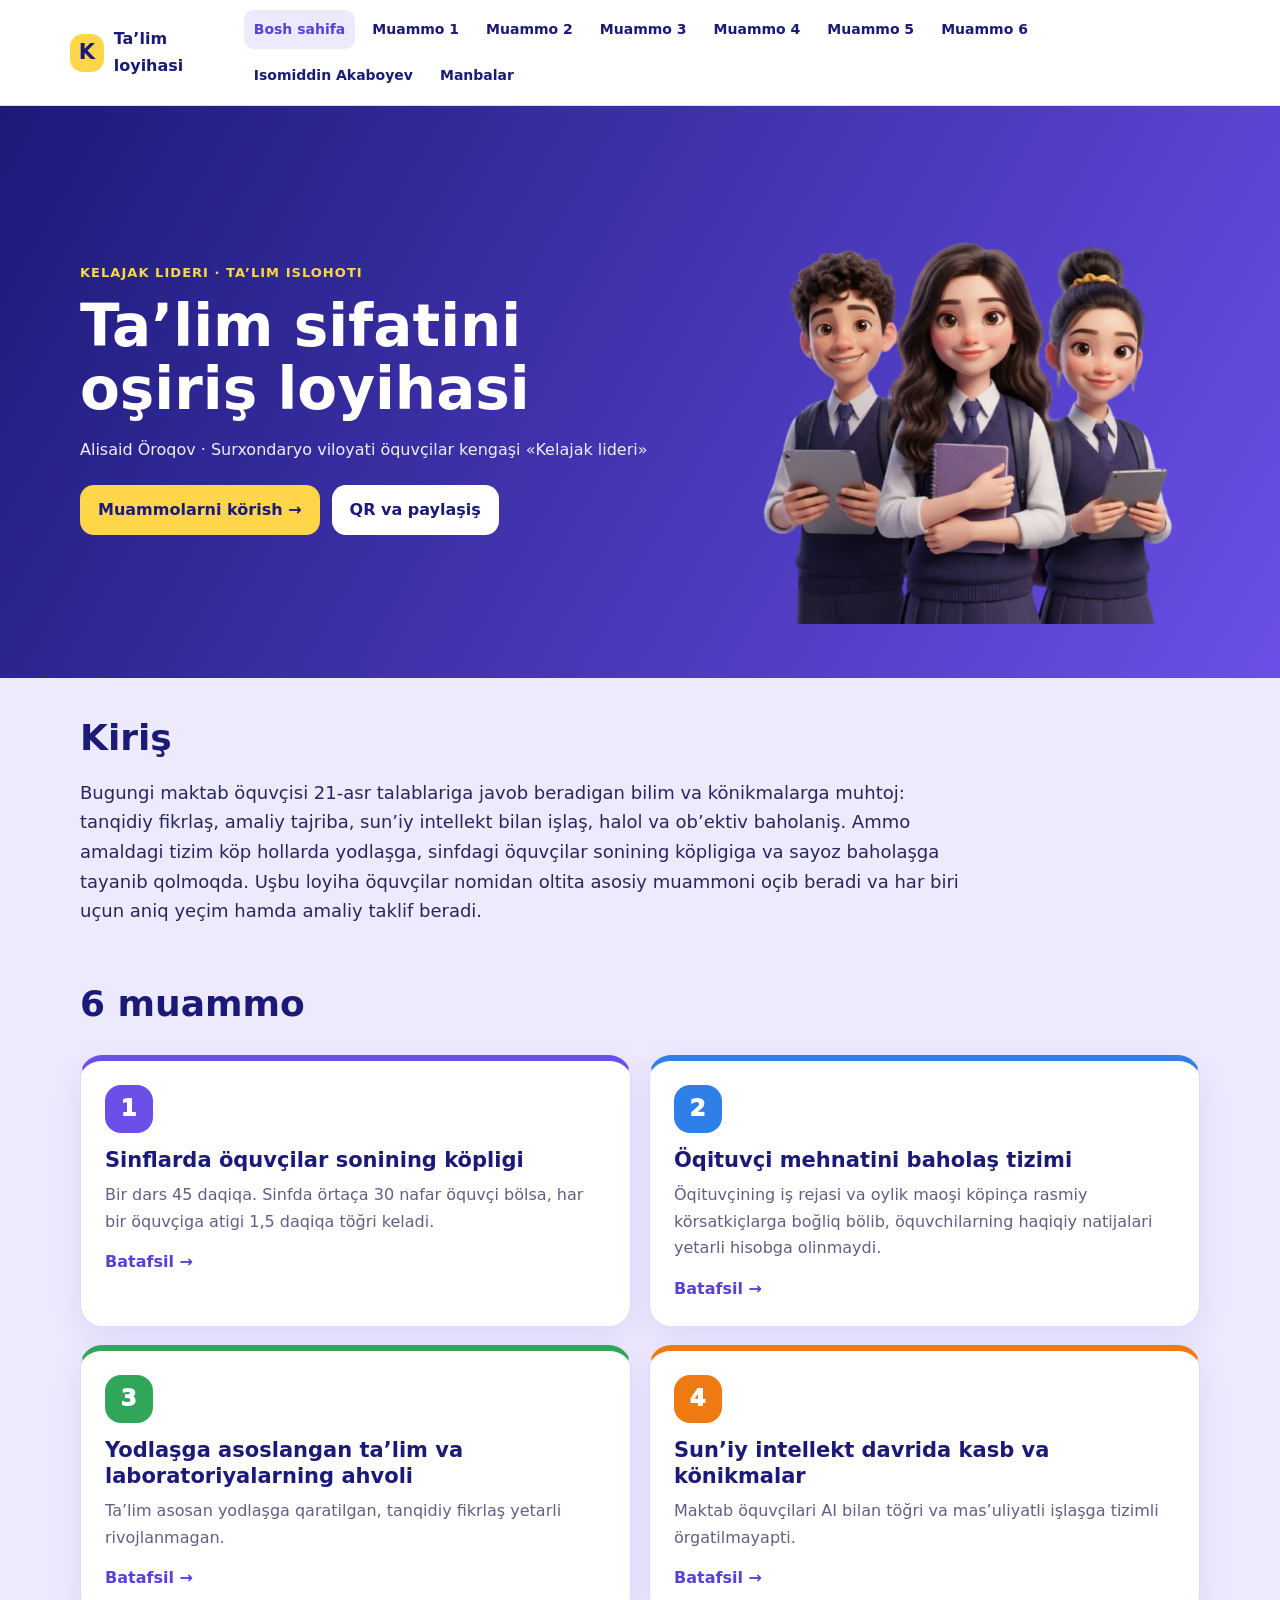
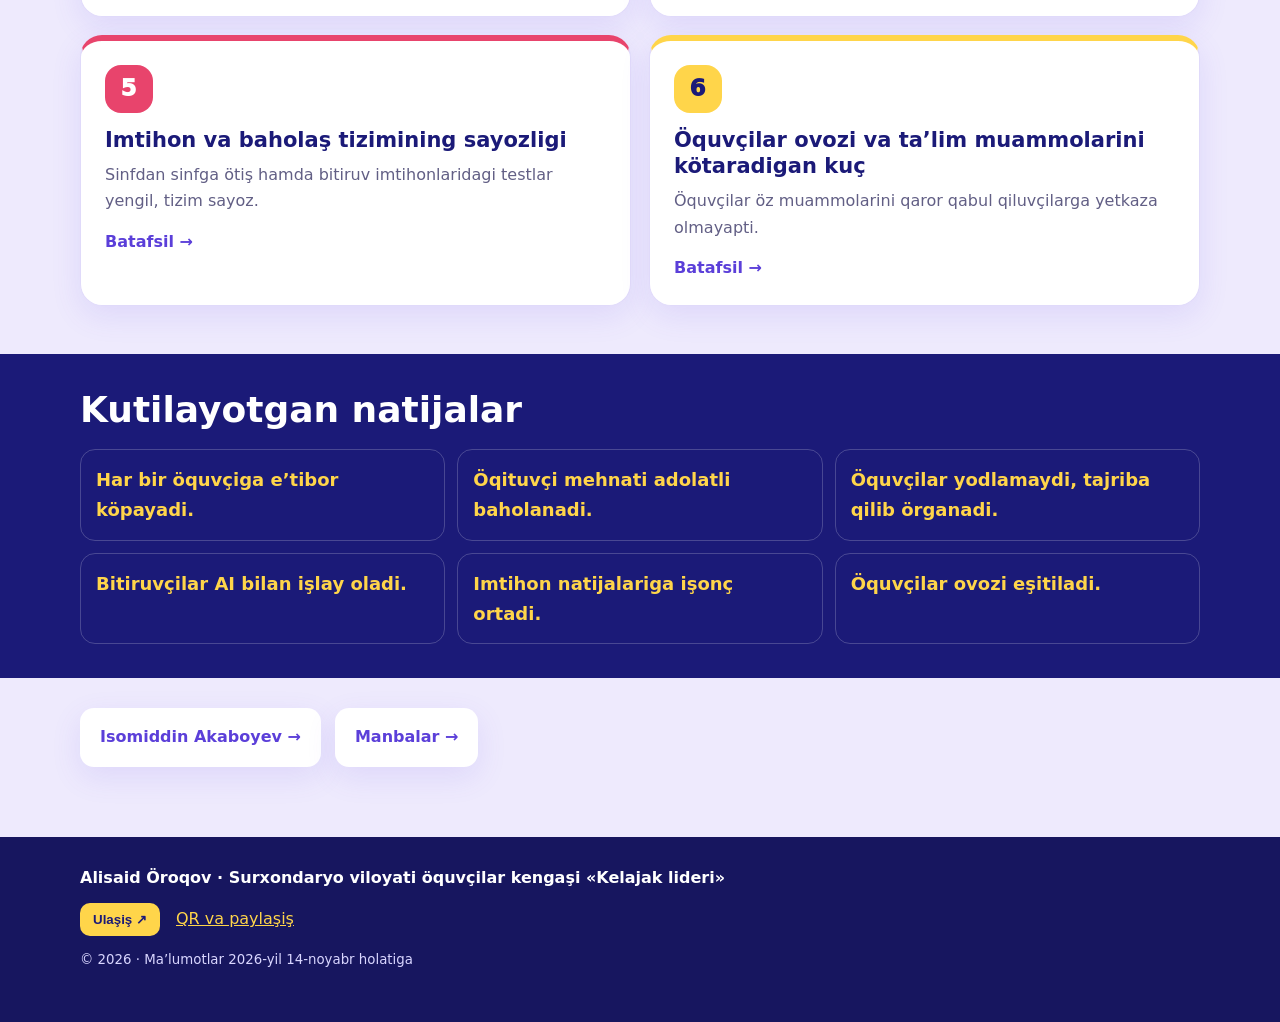
<file: index.html>
<!doctype html><html lang="uz"><head><meta charset="utf-8"><meta name="viewport" content="width=device-width, initial-scale=1"><title>Ta’lim sifatini oşiriş loyihasi</title><meta name="description" content="Alisaid Öroqovning ta’lim tizimini isloh qiliş böyiça oltita taklifi."><link rel="canonical" href="https://alisaidm.github.io/talimloyihasi/"><meta property="og:type" content="website"><meta property="og:title" content="Ta’lim sifatini oşiriş loyihasi"><meta property="og:description" content="Alisaid Öroqovning ta’lim tizimini isloh qiliş böyiça oltita taklifi."><meta property="og:url" content="https://alisaidm.github.io/talimloyihasi/"><meta property="og:image" content="https://alisaidm.github.io/talimloyihasi/assets/img/character-cover.png"><link rel="icon" href="data:image/svg+xml,%3Csvg xmlns='http://www.w3.org/2000/svg' viewBox='0 0 100 100'%3E%3Ctext y='.9em' font-size='90'%3E%F0%9F%8E%93%3C/text%3E%3C/svg%3E"><link rel="stylesheet" href="assets/style.css"><script defer src="assets/script.js"></script></head><body><a class="skip" href="#main">Asosiy mazmunga ötiş</a><header class="site-header"><div class="header-inner"><a class="brand" href="" aria-label="Bosh sahifa"><span class="brand-mark">K</span><span>Ta’lim loyihasi</span></a><button class="menu-toggle" aria-expanded="false" aria-controls="site-nav">Menyu ☰</button><nav id="site-nav" class="site-nav" aria-label="Asosiy navigatsiya"><a href="" data-nav="">Bosh sahifa</a><a href="problem1/" data-nav="problem1/">Muammo 1</a><a href="problem2/" data-nav="problem2/">Muammo 2</a><a href="problem3/" data-nav="problem3/">Muammo 3</a><a href="problem4/" data-nav="problem4/">Muammo 4</a><a href="problem5/" data-nav="problem5/">Muammo 5</a><a href="problem6/" data-nav="problem6/">Muammo 6</a><a href="akaboyev/" data-nav="akaboyev/">Isomiddin Akaboyev</a><a href="manbalar/" data-nav="manbalar/">Manbalar</a></nav></div></header><main id="main"><section class="hero"><div class="container hero-grid"><div><span class="eyebrow">Kelajak lideri · Ta’lim islohoti</span><h1>Ta’lim sifatini oşiriş loyihasi</h1><p>Alisaid Öroqov · Surxondaryo viloyati öquvçilar kengaşi «Kelajak lideri»</p><div class="hero-actions"><a class="button" href="#muammolar">Muammolarni körish →</a><a class="button secondary" href="qr/">QR va paylaşiş</a></div></div><img class="hero-image" src="assets/img/character-cover.png" width="480" height="519" alt="Uç nafar maktab öquvçisi tasviri"></div></section><section class="intro container"><h2 class="section-heading">Kiriş</h2><p class="lead">Bugungi maktab öquvçisi 21-asr talablariga javob beradigan bilim va könikmalarga muhtoj: tanqidiy fikrlaş, amaliy tajriba, sun’iy intellekt bilan işlaş, halol va ob’ektiv baholaniş. Ammo amaldagi tizim köp hollarda yodlaşga, sinfdagi öquvçilar sonining köpligiga va sayoz baholaşga tayanib qolmoqda. Uşbu loyiha öquvçilar nomidan oltita asosiy muammoni oçib beradi va har biri uçun aniq yeçim hamda amaliy taklif beradi.</p></section><section id="muammolar" class="container"><h2 class="section-heading">6 muammo</h2><div class="problem-grid"><a class="problem-card accent-violet" style="--accent:var(--violet)" href="problem1/"><span class="number">1</span><h3>Sinflarda öquvçilar sonining köpligi</h3><p>Bir dars 45 daqiqa. Sinfda örtaça 30 nafar öquvçi bölsa, har bir öquvçiga atigi 1,5 daqiqa töğri keladi.</p><span class="card-more">Batafsil →</span></a><a class="problem-card accent-blue" style="--accent:var(--blue)" href="problem2/"><span class="number">2</span><h3>Öqituvçi mehnatini baholaş tizimi</h3><p>Öqituvçining iş rejasi va oylik maoşi köpinça rasmiy körsatkiçlarga boğliq bölib, öquvchilarning haqiqiy natijalari yetarli hisobga olinmaydi.</p><span class="card-more">Batafsil →</span></a><a class="problem-card accent-green" style="--accent:var(--green)" href="problem3/"><span class="number">3</span><h3>Yodlaşga asoslangan ta’lim va laboratoriyalarning ahvoli</h3><p>Ta’lim asosan yodlaşga qaratilgan, tanqidiy fikrlaş yetarli rivojlanmagan.</p><span class="card-more">Batafsil →</span></a><a class="problem-card accent-orange" style="--accent:var(--orange)" href="problem4/"><span class="number">4</span><h3>Sun’iy intellekt davrida kasb va könikmalar</h3><p>Maktab öquvçilari AI bilan töğri va mas’uliyatli işlaşga tizimli örgatilmayapti.</p><span class="card-more">Batafsil →</span></a><a class="problem-card accent-pink" style="--accent:var(--pink)" href="problem5/"><span class="number">5</span><h3>Imtihon va baholaş tizimining sayozligi</h3><p>Sinfdan sinfga ötiş hamda bitiruv imtihonlaridagi testlar yengil, tizim sayoz.</p><span class="card-more">Batafsil →</span></a><a class="problem-card accent-yellow" style="--accent:var(--yellow)" href="problem6/"><span class="number">6</span><h3>Öquvçilar ovozi va ta’lim muammolarini kötaradigan kuç</h3><p>Öquvçilar öz muammolarini qaror qabul qiluvçilarga yetkaza olmayapti.</p><span class="card-more">Batafsil →</span></a></div></section><section class="results"><div class="container"><h2 class="section-heading">Kutilayotgan natijalar</h2><div class="result-strip"><div class="result-item"><strong>Har bir öquvçiga e’tibor köpayadi.</strong></div><div class="result-item"><strong>Öqituvçi mehnati adolatli baholanadi.</strong></div><div class="result-item"><strong>Öquvçilar yodlamaydi, tajriba qilib örganadi.</strong></div><div class="result-item"><strong>Bitiruvçilar AI bilan işlay oladi.</strong></div><div class="result-item"><strong>Imtihon natijalariga işonç ortadi.</strong></div><div class="result-item"><strong>Öquvçilar ovozi eşitiladi.</strong></div></div></div></section><div class="container home-links"><a href="akaboyev/">Isomiddin Akaboyev →</a><a href="manbalar/">Manbalar →</a></div></main><footer class="site-footer"><div class="footer-inner"><p>Alisaid Öroqov · Surxondaryo viloyati öquvçilar kengaşi «Kelajak lideri»</p><div class="footer-actions"><button class="share-button" type="button" data-share>Ulaşiş ↗</button><a href="qr/">QR va paylaşiş</a></div><small>© <span data-year></span> · Ma’lumotlar 2026-yil 14-noyabr holatiga</small></div><div class="toast" role="status" aria-live="polite"></div></footer></body></html>
</file>
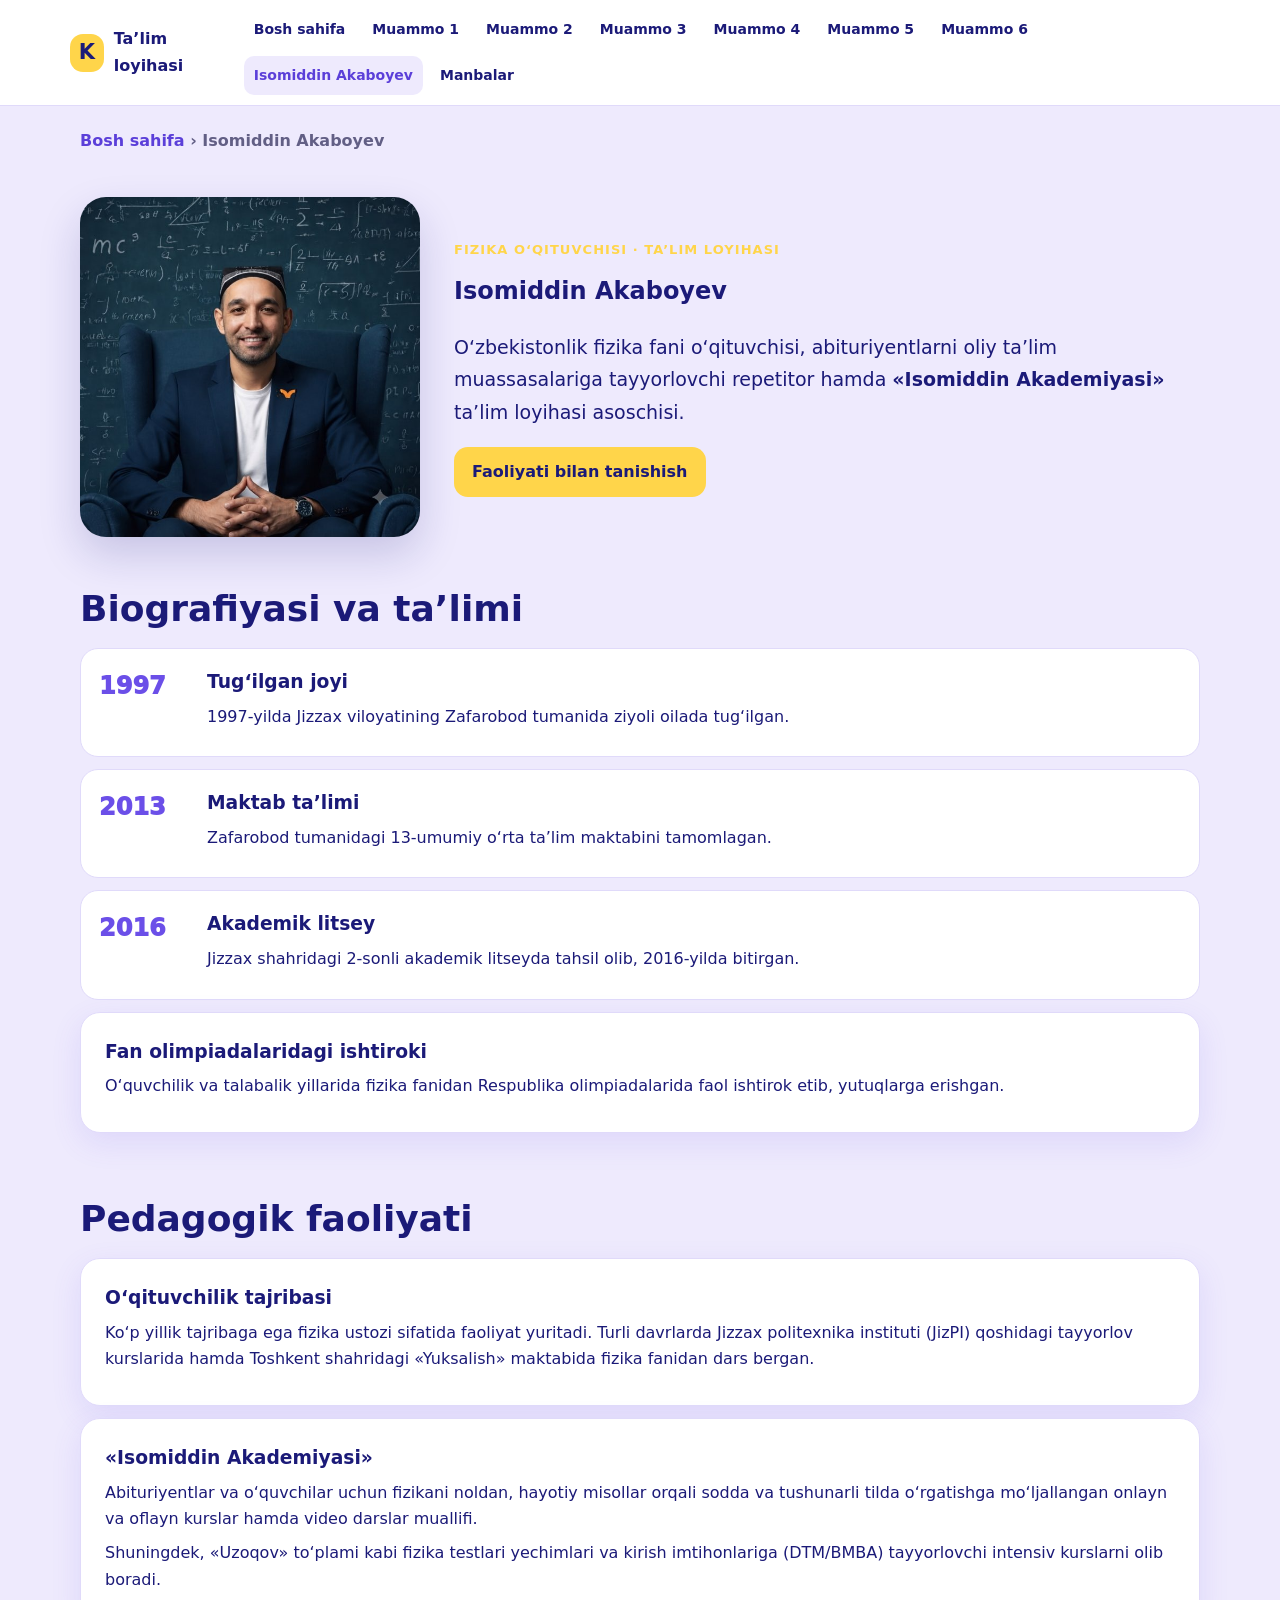
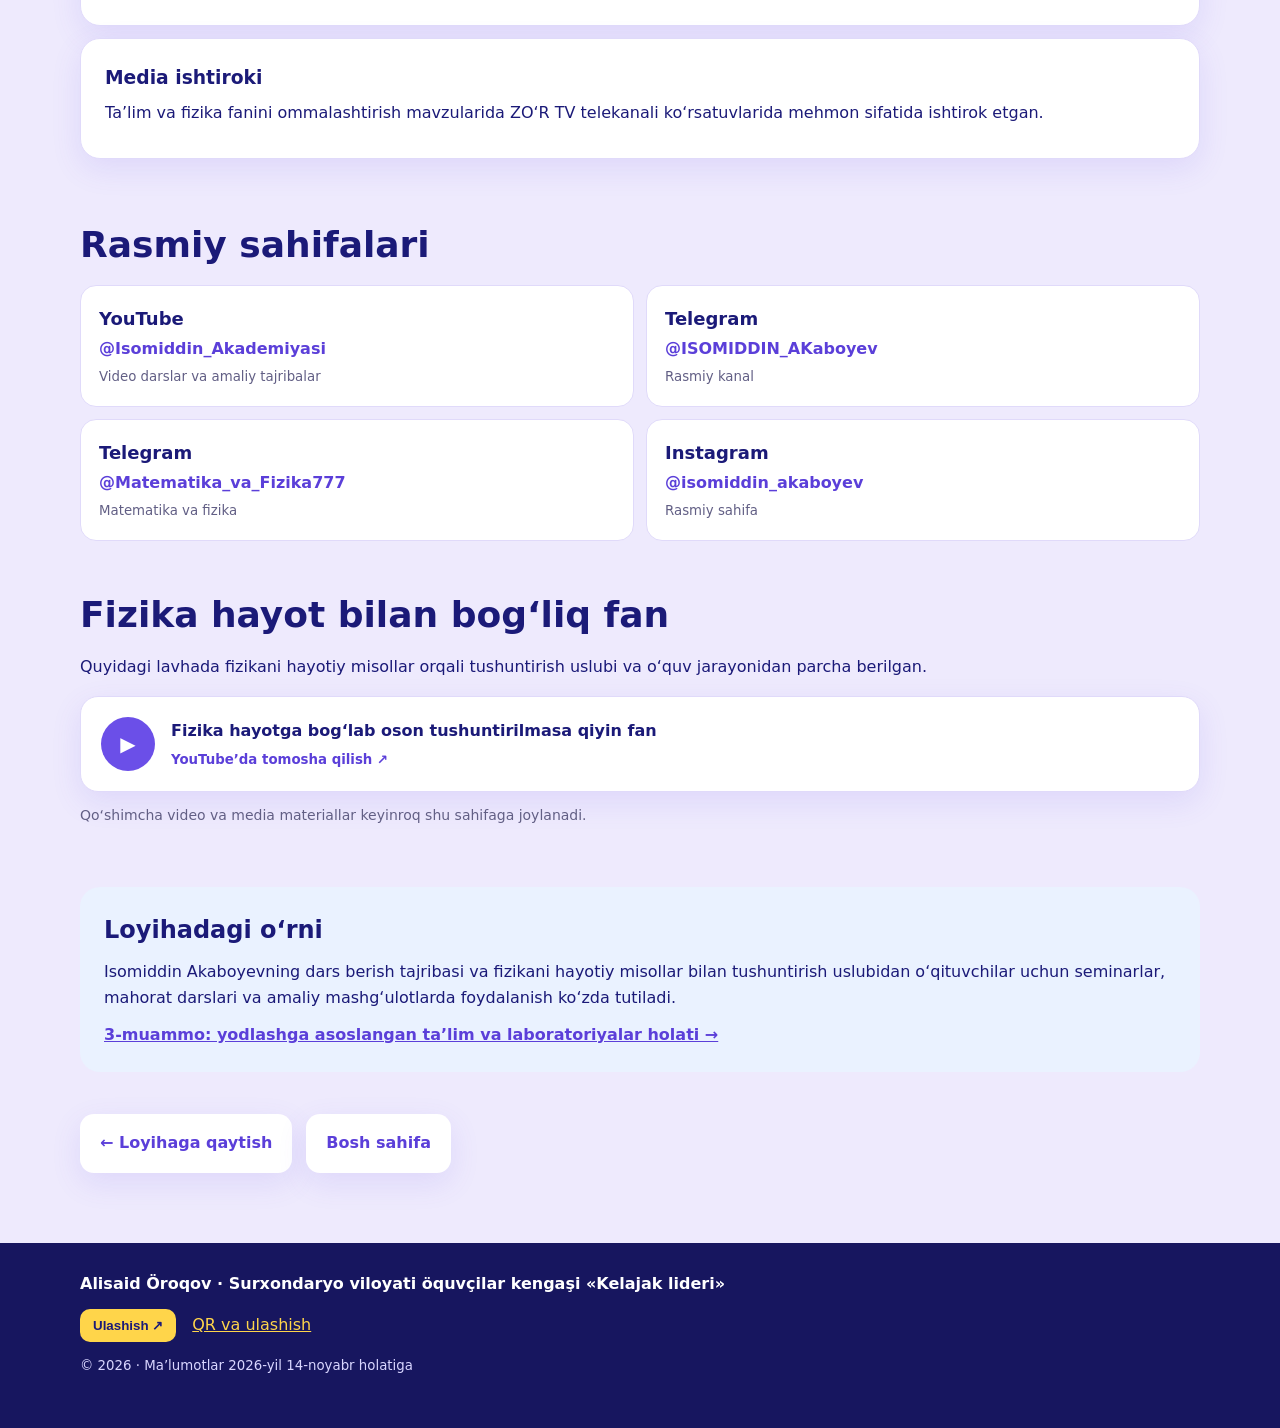
<file: akaboyev/index.html>
<!doctype html>
<html lang="uz">
<head>
  <meta charset="utf-8">
  <meta name="viewport" content="width=device-width, initial-scale=1">
  <title>Isomiddin Akaboyev — Ta’lim loyihasi</title>
  <meta name="description" content="Fizika o‘qituvchisi Isomiddin Akaboyevning ta’limi, pedagogik faoliyati va Isomiddin Akademiyasi haqida.">
  <link rel="canonical" href="https://alisaidm.github.io/talimloyihasi/akaboyev/">
  <meta property="og:type" content="profile">
  <meta property="og:title" content="Isomiddin Akaboyev — Ta’lim loyihasi">
  <meta property="og:description" content="Fizika o‘qituvchisi Isomiddin Akaboyevning ta’limi va pedagogik faoliyati.">
  <meta property="og:url" content="https://alisaidm.github.io/talimloyihasi/akaboyev/">
  <meta property="og:image" content="https://alisaidm.github.io/talimloyihasi/assets/img/isomiddin-akaboyev.png">
  <link rel="icon" href="data:image/svg+xml,%3Csvg xmlns='http://www.w3.org/2000/svg' viewBox='0 0 100 100'%3E%3Ctext y='.9em' font-size='90'%3E%F0%9F%8E%93%3C/text%3E%3C/svg%3E">
  <link rel="stylesheet" href="../assets/style.css">
  <script defer src="../assets/script.js"></script>
</head>
<body>
  <a class="skip" href="#main">Asosiy mazmunga o‘tish</a>
  <header class="site-header">
    <div class="header-inner">
      <a class="brand" href="../" aria-label="Bosh sahifa"><span class="brand-mark">K</span><span>Ta’lim loyihasi</span></a>
      <button class="menu-toggle" aria-expanded="false" aria-controls="site-nav">Menyu ☰</button>
      <nav id="site-nav" class="site-nav" aria-label="Asosiy navigatsiya">
        <a href="../" data-nav="../">Bosh sahifa</a>
        <a href="../problem1/" data-nav="../problem1/">Muammo 1</a>
        <a href="../problem2/" data-nav="../problem2/">Muammo 2</a>
        <a href="../problem3/" data-nav="../problem3/">Muammo 3</a>
        <a href="../problem4/" data-nav="../problem4/">Muammo 4</a>
        <a href="../problem5/" data-nav="../problem5/">Muammo 5</a>
        <a href="../problem6/" data-nav="../problem6/">Muammo 6</a>
        <a href="../akaboyev/" data-nav="../akaboyev/">Isomiddin Akaboyev</a>
        <a href="../manbalar/" data-nav="../manbalar/">Manbalar</a>
      </nav>
    </div>
  </header>

  <main id="main" class="container">
    <div class="breadcrumbs"><a href="../">Bosh sahifa</a> › Isomiddin Akaboyev</div>

    <section class="profile-hero">
      <div class="profile-grid">
        <img class="profile-image" src="../assets/img/isomiddin-akaboyev.png"
             alt="Isomiddin Akaboyev portreti" width="640" height="640">
        <div class="profile-intro">
          <span class="eyebrow">Fizika o‘qituvchisi · Ta’lim loyihasi</span>
          <h1>Isomiddin Akaboyev</h1>
          <p class="profile-lead">O‘zbekistonlik fizika fani o‘qituvchisi, abituriyentlarni oliy ta’lim muassasalariga tayyorlovchi repetitor hamda <strong>«Isomiddin Akademiyasi»</strong> ta’lim loyihasi asoschisi.</p>
          <a class="button" href="#faoliyati">Faoliyati bilan tanishish</a>
        </div>
      </div>
    </section>

    <section class="bio-section" aria-labelledby="bio-title">
      <h2 id="bio-title" class="section-heading">Biografiyasi va ta’limi</h2>
      <div class="bio-timeline">
        <article class="bio-item">
          <span class="bio-year">1997</span>
          <div><h3>Tug‘ilgan joyi</h3><p>1997-yilda Jizzax viloyatining Zafarobod tumanida ziyoli oilada tug‘ilgan.</p></div>
        </article>
        <article class="bio-item">
          <span class="bio-year">2013</span>
          <div><h3>Maktab ta’limi</h3><p>Zafarobod tumanidagi 13-umumiy o‘rta ta’lim maktabini tamomlagan.</p></div>
        </article>
        <article class="bio-item">
          <span class="bio-year">2016</span>
          <div><h3>Akademik litsey</h3><p>Jizzax shahridagi 2-sonli akademik litseyda tahsil olib, 2016-yilda bitirgan.</p></div>
        </article>
      </div>
      <div class="content-card bio-note">
        <h3>Fan olimpiadalaridagi ishtiroki</h3>
        <p>O‘quvchilik va talabalik yillarida fizika fanidan Respublika olimpiadalarida faol ishtirok etib, yutuqlarga erishgan.</p>
      </div>
    </section>

    <section id="faoliyati" class="bio-section">
      <h2 class="section-heading">Pedagogik faoliyati</h2>
      <div class="content-card">
        <h3>O‘qituvchilik tajribasi</h3>
        <p>Ko‘p yillik tajribaga ega fizika ustozi sifatida faoliyat yuritadi. Turli davrlarda Jizzax politexnika instituti (JizPI) qoshidagi tayyorlov kurslarida hamda Toshkent shahridagi «Yuksalish» maktabida fizika fanidan dars bergan.</p>
      </div>
      <div class="content-card">
        <h3>«Isomiddin Akademiyasi»</h3>
        <p>Abituriyentlar va o‘quvchilar uchun fizikani noldan, hayotiy misollar orqali sodda va tushunarli tilda o‘rgatishga mo‘ljallangan onlayn va oflayn kurslar hamda video darslar muallifi.</p>
        <p>Shuningdek, «Uzoqov» to‘plami kabi fizika testlari yechimlari va kirish imtihonlariga (DTM/BMBA) tayyorlovchi intensiv kurslarni olib boradi.</p>
      </div>
      <div class="content-card">
        <h3>Media ishtiroki</h3>
        <p>Ta’lim va fizika fanini ommalashtirish mavzularida ZO‘R TV telekanali ko‘rsatuvlarida mehmon sifatida ishtirok etgan.</p>
      </div>
    </section>

    <section class="bio-section">
      <h2 class="section-heading">Rasmiy sahifalari</h2>
      <div class="social-grid">
        <a class="social-card" href="https://www.youtube.com/@Isomiddin_Akademiyasi" target="_blank" rel="noopener noreferrer">
          <strong>YouTube</strong><span>@Isomiddin_Akademiyasi</span><small>Video darslar va amaliy tajribalar</small>
        </a>
        <a class="social-card" href="https://t.me/ISOMIDDIN_AKaboyev" target="_blank" rel="noopener noreferrer">
          <strong>Telegram</strong><span>@ISOMIDDIN_AKaboyev</span><small>Rasmiy kanal</small>
        </a>
        <a class="social-card" href="https://t.me/Matematika_va_Fizika777" target="_blank" rel="noopener noreferrer">
          <strong>Telegram</strong><span>@Matematika_va_Fizika777</span><small>Matematika va fizika</small>
        </a>
        <a class="social-card" href="https://www.instagram.com/isomiddin_akaboyev/" target="_blank" rel="noopener noreferrer">
          <strong>Instagram</strong><span>@isomiddin_akaboyev</span><small>Rasmiy sahifa</small>
        </a>
      </div>
    </section>

    <section class="bio-section featured-video">
      <h2 class="section-heading">Fizika hayot bilan bog‘liq fan</h2>
      <p>Quyidagi lavhada fizikani hayotiy misollar orqali tushuntirish uslubi va o‘quv jarayonidan parcha berilgan.</p>
      <a class="video-link" href="https://m.youtube.com/watch?v=lZbbBZnfTtA" target="_blank" rel="noopener noreferrer">
        <span class="video-play" aria-hidden="true">▶</span>
        <span><strong>Fizika hayotga bog‘lab oson tushuntirilmasa qiyin fan</strong><small>YouTube’da tomosha qilish ↗</small></span>
      </a>
      <p class="future-media">Qo‘shimcha video va media materiallar keyinroq shu sahifaga joylanadi.</p>
    </section>

    <section class="project-connection">
      <h2>Loyihadagi o‘rni</h2>
      <p>Isomiddin Akaboyevning dars berish tajribasi va fizikani hayotiy misollar bilan tushuntirish uslubidan o‘qituvchilar uchun seminarlar, mahorat darslari va amaliy mashg‘ulotlarda foydalanish ko‘zda tutiladi.</p>
      <a href="../problem3/">3-muammo: yodlashga asoslangan ta’lim va laboratoriyalar holati →</a>
    </section>

    <div class="home-links">
      <a href="../problem3/">← Loyihaga qaytish</a>
      <a href="../">Bosh sahifa</a>
    </div>
  </main>

  <footer class="site-footer">
    <div class="footer-inner">
      <p>Alisaid Öroqov · Surxondaryo viloyati öquvçilar kengaşi «Kelajak lideri»</p>
      <div class="footer-actions"><button class="share-button" type="button" data-share>Ulashish ↗</button><a href="../qr/">QR va ulashish</a></div>
      <small>© <span data-year></span> · Ma’lumotlar 2026-yil 14-noyabr holatiga</small>
    </div>
    <div class="toast" role="status" aria-live="polite"></div>
  </footer>
</body>
</html>
</file>
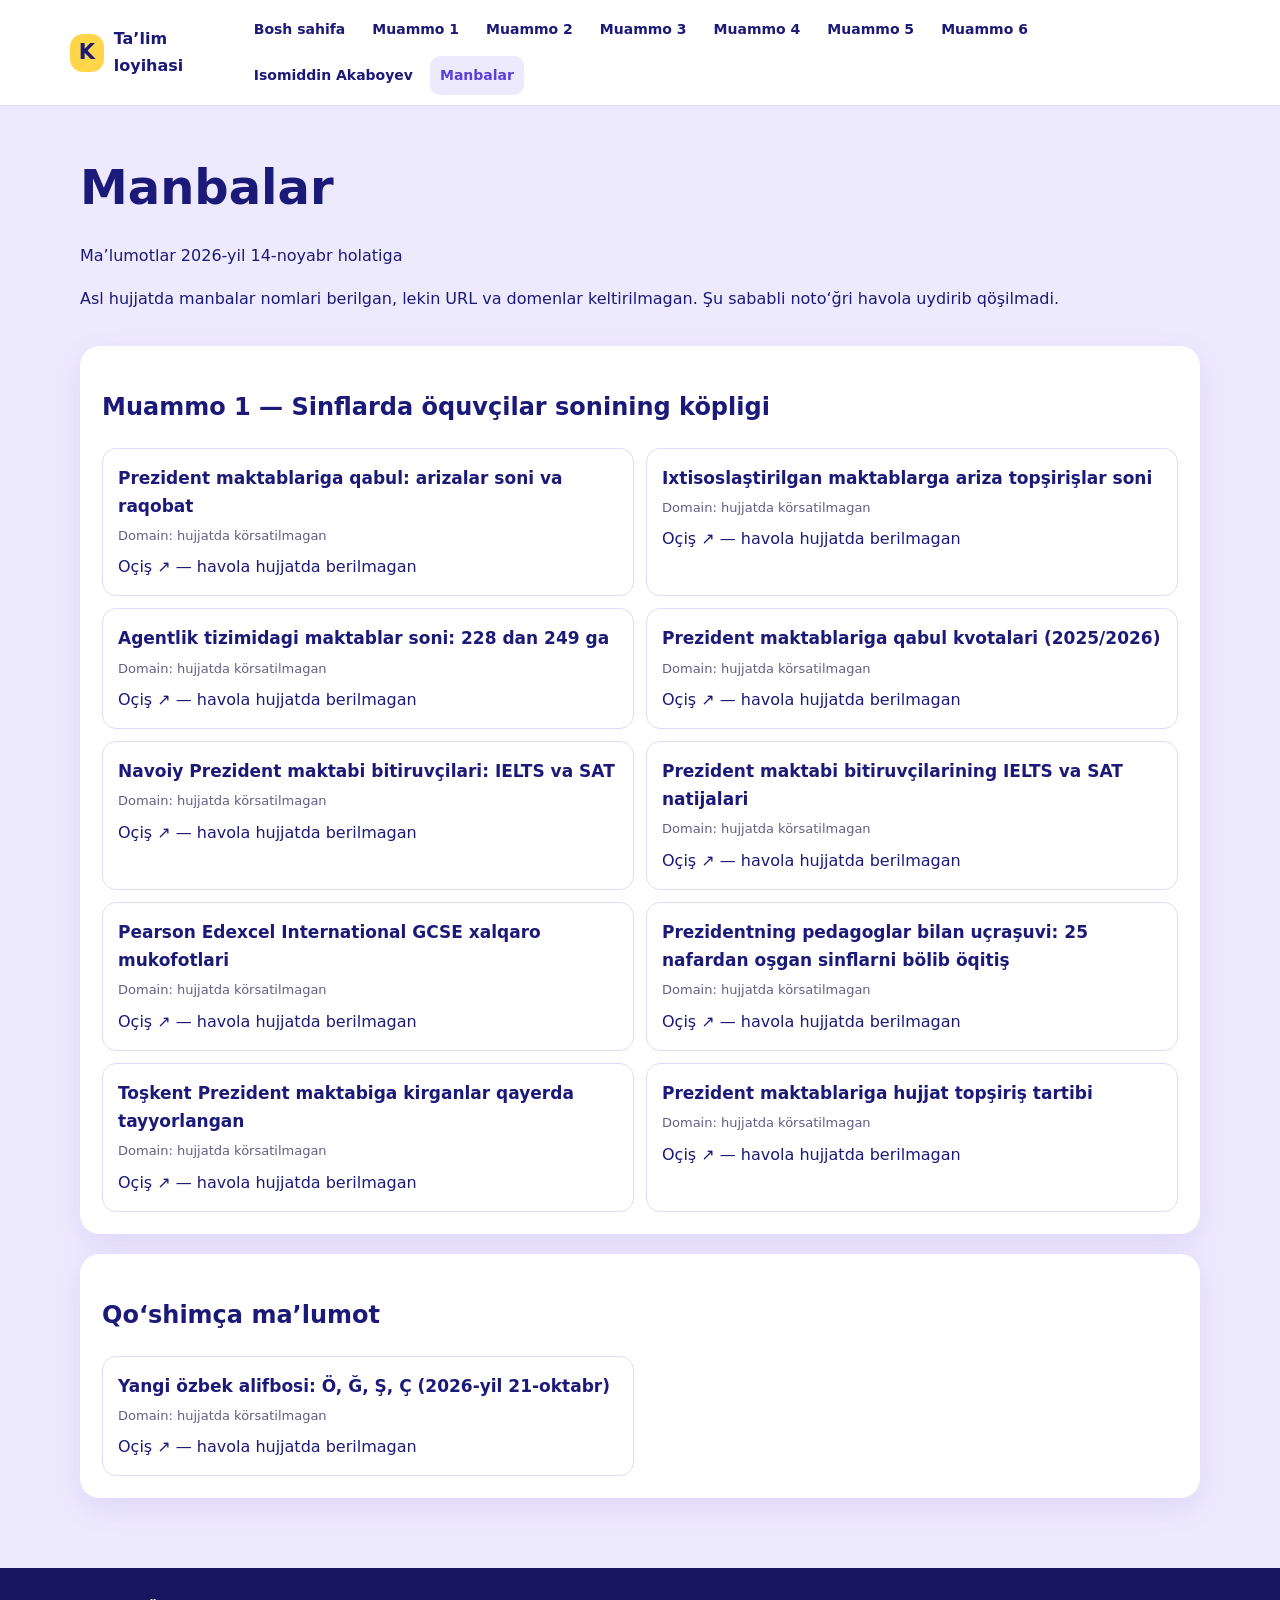
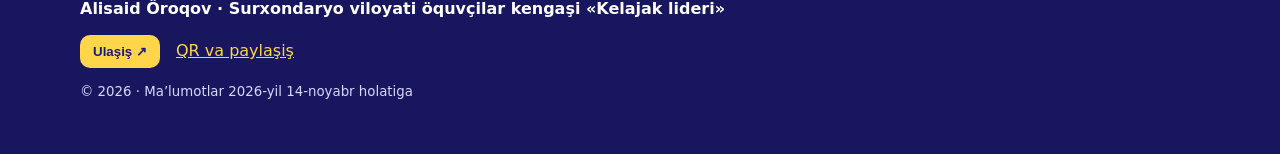
<file: manbalar/index.html>
<!doctype html><html lang="uz"><head><meta charset="utf-8"><meta name="viewport" content="width=device-width, initial-scale=1"><title>Manbalar — Ta’lim loyihasi</title><meta name="description" content="Ta’lim loyihasidagi manbalar nomlari va ularning tegishli muammo bölimi."><link rel="canonical" href="https://alisaidm.github.io/talimloyihasi/manbalar/"><meta property="og:type" content="website"><meta property="og:title" content="Manbalar — Ta’lim loyihasi"><meta property="og:description" content="Ta’lim loyihasidagi manbalar nomlari va ularning tegishli muammo bölimi."><meta property="og:url" content="https://alisaidm.github.io/talimloyihasi/manbalar/"><meta property="og:image" content="https://alisaidm.github.io/talimloyihasi/assets/img/character-cover.png"><link rel="icon" href="data:image/svg+xml,%3Csvg xmlns='http://www.w3.org/2000/svg' viewBox='0 0 100 100'%3E%3Ctext y='.9em' font-size='90'%3E%F0%9F%8E%93%3C/text%3E%3C/svg%3E"><link rel="stylesheet" href="../assets/style.css"><script defer src="../assets/script.js"></script></head><body><a class="skip" href="#main">Asosiy mazmunga ötiş</a><header class="site-header"><div class="header-inner"><a class="brand" href="../" aria-label="Bosh sahifa"><span class="brand-mark">K</span><span>Ta’lim loyihasi</span></a><button class="menu-toggle" aria-expanded="false" aria-controls="site-nav">Menyu ☰</button><nav id="site-nav" class="site-nav" aria-label="Asosiy navigatsiya"><a href="../" data-nav="../">Bosh sahifa</a><a href="../problem1/" data-nav="../problem1/">Muammo 1</a><a href="../problem2/" data-nav="../problem2/">Muammo 2</a><a href="../problem3/" data-nav="../problem3/">Muammo 3</a><a href="../problem4/" data-nav="../problem4/">Muammo 4</a><a href="../problem5/" data-nav="../problem5/">Muammo 5</a><a href="../problem6/" data-nav="../problem6/">Muammo 6</a><a href="../akaboyev/" data-nav="../akaboyev/">Isomiddin Akaboyev</a><a href="../manbalar/" data-nav="../manbalar/">Manbalar</a></nav></div></header><main id="main" class="container"><section class="page-title"><h1>Manbalar</h1><p>Ma’lumotlar 2026-yil 14-noyabr holatiga</p><p>Asl hujjatda manbalar nomlari berilgan, lekin URL va domenlar keltirilmagan. Şu sababli noto‘ğri havola uydirib qöşilmadi.</p></section><section class="source-groups"><div class="source-group"><h2>Muammo 1 — Sinflarda öquvçilar sonining köpligi</h2><div class="source-list"><article class="source-card"><h3>Prezident maktablariga qabul: arizalar soni va raqobat</h3><p>Domain: hujjatda körsatilmagan</p><span>Oçiş ↗ — havola hujjatda berilmagan</span></article><article class="source-card"><h3>Ixtisoslaştirilgan maktablarga ariza topşirişlar soni</h3><p>Domain: hujjatda körsatilmagan</p><span>Oçiş ↗ — havola hujjatda berilmagan</span></article><article class="source-card"><h3>Agentlik tizimidagi maktablar soni: 228 dan 249 ga</h3><p>Domain: hujjatda körsatilmagan</p><span>Oçiş ↗ — havola hujjatda berilmagan</span></article><article class="source-card"><h3>Prezident maktablariga qabul kvotalari (2025/2026)</h3><p>Domain: hujjatda körsatilmagan</p><span>Oçiş ↗ — havola hujjatda berilmagan</span></article><article class="source-card"><h3>Navoiy Prezident maktabi bitiruvçilari: IELTS va SAT</h3><p>Domain: hujjatda körsatilmagan</p><span>Oçiş ↗ — havola hujjatda berilmagan</span></article><article class="source-card"><h3>Prezident maktabi bitiruvçilarining IELTS va SAT natijalari</h3><p>Domain: hujjatda körsatilmagan</p><span>Oçiş ↗ — havola hujjatda berilmagan</span></article><article class="source-card"><h3>Pearson Edexcel International GCSE xalqaro mukofotlari</h3><p>Domain: hujjatda körsatilmagan</p><span>Oçiş ↗ — havola hujjatda berilmagan</span></article><article class="source-card"><h3>Prezidentning pedagoglar bilan uçraşuvi: 25 nafardan oşgan sinflarni bölib öqitiş</h3><p>Domain: hujjatda körsatilmagan</p><span>Oçiş ↗ — havola hujjatda berilmagan</span></article><article class="source-card"><h3>Toşkent Prezident maktabiga kirganlar qayerda tayyorlangan</h3><p>Domain: hujjatda körsatilmagan</p><span>Oçiş ↗ — havola hujjatda berilmagan</span></article><article class="source-card"><h3>Prezident maktablariga hujjat topşiriş tartibi</h3><p>Domain: hujjatda körsatilmagan</p><span>Oçiş ↗ — havola hujjatda berilmagan</span></article></div></div><div class="source-group"><h2>Qo‘shimça ma’lumot</h2><div class="source-list"><article class="source-card"><h3>Yangi özbek alifbosi: Ö, Ğ, Ş, Ç (2026-yil 21-oktabr)</h3><p>Domain: hujjatda körsatilmagan</p><span>Oçiş ↗ — havola hujjatda berilmagan</span></article></div></div></section></main><footer class="site-footer"><div class="footer-inner"><p>Alisaid Öroqov · Surxondaryo viloyati öquvçilar kengaşi «Kelajak lideri»</p><div class="footer-actions"><button class="share-button" type="button" data-share>Ulaşiş ↗</button><a href="../qr/">QR va paylaşiş</a></div><small>© <span data-year></span> · Ma’lumotlar 2026-yil 14-noyabr holatiga</small></div><div class="toast" role="status" aria-live="polite"></div></footer></body></html>
</file>
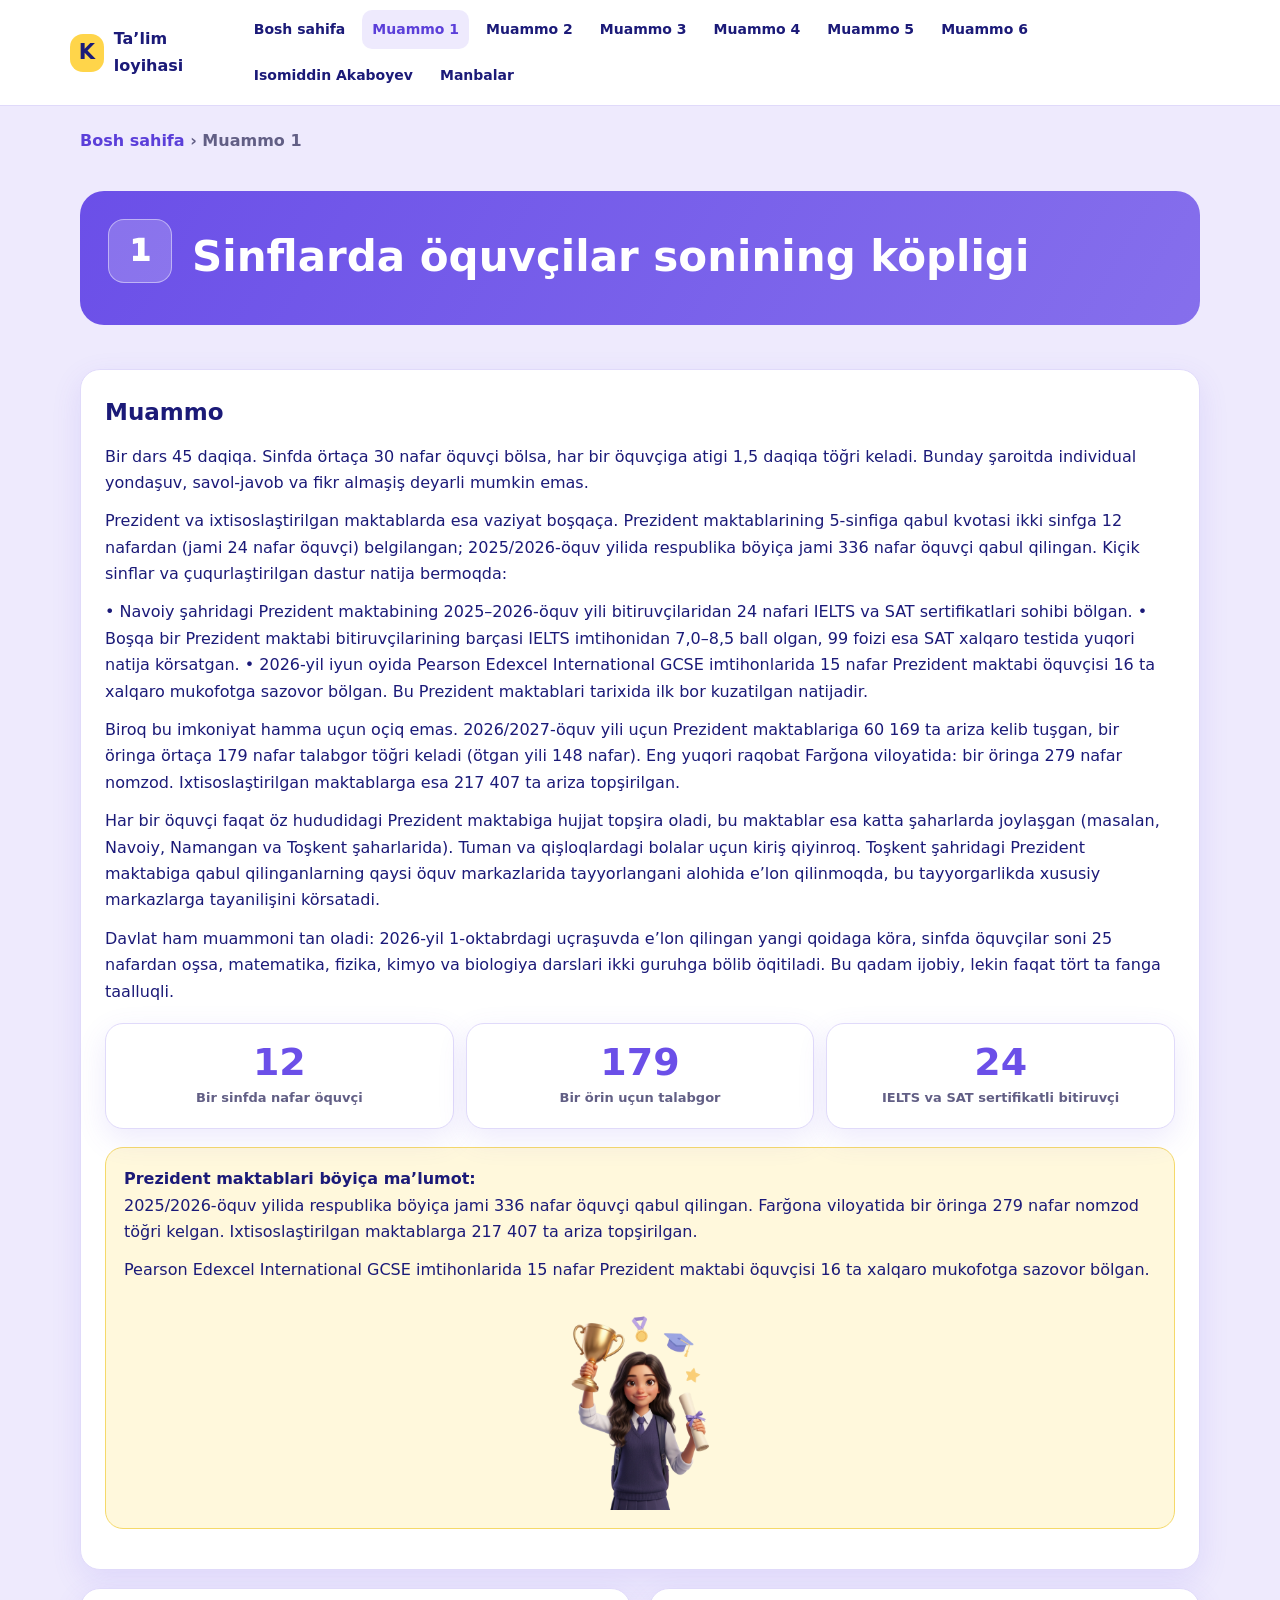
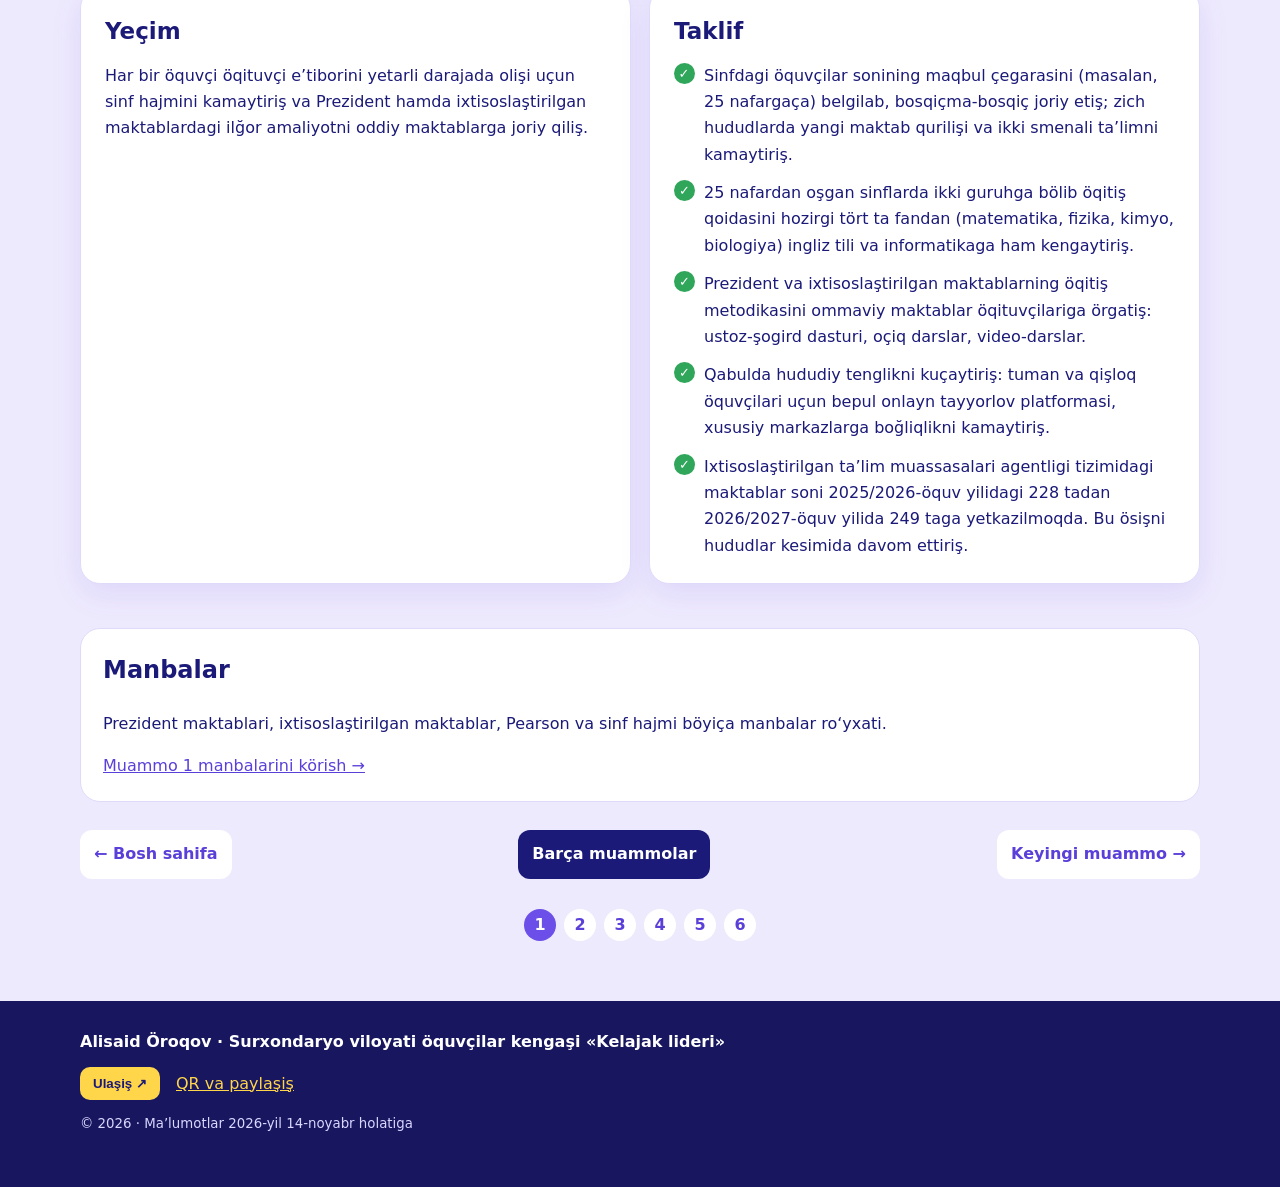
<file: problem1/index.html>
<!doctype html><html lang="uz"><head><meta charset="utf-8"><meta name="viewport" content="width=device-width, initial-scale=1"><title>Muammo 1: Sinflarda öquvçilar sonining köpligi</title><meta name="description" content="Bir dars 45 daqiqa. Sinfda örtaça 30 nafar öquvçi bölsa, har bir öquvçiga atigi 1,5 daqiqa töğri keladi."><link rel="canonical" href="https://alisaidm.github.io/talimloyihasi/problem1/"><meta property="og:type" content="website"><meta property="og:title" content="Muammo 1: Sinflarda öquvçilar sonining köpligi"><meta property="og:description" content="Bir dars 45 daqiqa. Sinfda örtaça 30 nafar öquvçi bölsa, har bir öquvçiga atigi 1,5 daqiqa töğri keladi."><meta property="og:url" content="https://alisaidm.github.io/talimloyihasi/problem1/"><meta property="og:image" content="https://alisaidm.github.io/talimloyihasi/assets/img/character-cover.png"><link rel="icon" href="data:image/svg+xml,%3Csvg xmlns='http://www.w3.org/2000/svg' viewBox='0 0 100 100'%3E%3Ctext y='.9em' font-size='90'%3E%F0%9F%8E%93%3C/text%3E%3C/svg%3E"><link rel="stylesheet" href="../assets/style.css"><script defer src="../assets/script.js"></script></head><body><a class="skip" href="#main">Asosiy mazmunga ötiş</a><header class="site-header"><div class="header-inner"><a class="brand" href="../" aria-label="Bosh sahifa"><span class="brand-mark">K</span><span>Ta’lim loyihasi</span></a><button class="menu-toggle" aria-expanded="false" aria-controls="site-nav">Menyu ☰</button><nav id="site-nav" class="site-nav" aria-label="Asosiy navigatsiya"><a href="../" data-nav="../">Bosh sahifa</a><a href="../problem1/" data-nav="../problem1/">Muammo 1</a><a href="../problem2/" data-nav="../problem2/">Muammo 2</a><a href="../problem3/" data-nav="../problem3/">Muammo 3</a><a href="../problem4/" data-nav="../problem4/">Muammo 4</a><a href="../problem5/" data-nav="../problem5/">Muammo 5</a><a href="../problem6/" data-nav="../problem6/">Muammo 6</a><a href="../akaboyev/" data-nav="../akaboyev/">Isomiddin Akaboyev</a><a href="../manbalar/" data-nav="../manbalar/">Manbalar</a></nav></div></header><main id="main" class="container"><div class="breadcrumbs"><a href="../">Bosh sahifa</a> › Muammo 1</div><section class="problem-hero" style="--accent:var(--violet)"><div class="problem-hero-inner"><span class="number">1</span><h1>Sinflarda öquvçilar sonining köpligi</h1></div></section><div class="content-grid"><article class="content-card problem"><h2>Muammo</h2><p>Bir dars 45 daqiqa. Sinfda örtaça 30 nafar öquvçi bölsa, har bir öquvçiga atigi 1,5 daqiqa töğri keladi. Bunday şaroitda individual yondaşuv, savol-javob va fikr almaşiş deyarli mumkin emas.</p><p>Prezident va ixtisoslaştirilgan maktablarda esa vaziyat boşqaça. Prezident maktablarining 5-sinfiga qabul kvotasi ikki sinfga 12 nafardan (jami 24 nafar öquvçi) belgilangan; 2025/2026-öquv yilida respublika böyiça jami 336 nafar öquvçi qabul qilingan. Kiçik sinflar va çuqurlaştirilgan dastur natija bermoqda:</p><p>• Navoiy şahridagi Prezident maktabining 2025–2026-öquv yili bitiruvçilaridan 24 nafari IELTS va SAT sertifikatlari sohibi bölgan.
• Boşqa bir Prezident maktabi bitiruvçilarining barçasi IELTS imtihonidan 7,0–8,5 ball olgan, 99 foizi esa SAT xalqaro testida yuqori natija körsatgan.
• 2026-yil iyun oyida Pearson Edexcel International GCSE imtihonlarida 15 nafar Prezident maktabi öquvçisi 16 ta xalqaro mukofotga sazovor bölgan. Bu Prezident maktablari tarixida ilk bor kuzatilgan natijadir.</p><p>Biroq bu imkoniyat hamma uçun oçiq emas. 2026/2027-öquv yili uçun Prezident maktablariga 60 169 ta ariza kelib tuşgan, bir öringa örtaça 179 nafar talabgor töğri keladi (ötgan yili 148 nafar). Eng yuqori raqobat Farğona viloyatida: bir öringa 279 nafar nomzod. Ixtisoslaştirilgan maktablarga esa 217 407 ta ariza topşirilgan.</p><p>Har bir öquvçi faqat öz hududidagi Prezident maktabiga hujjat topşira oladi, bu maktablar esa katta şaharlarda joylaşgan (masalan, Navoiy, Namangan va Toşkent şaharlarida). Tuman va qişloqlardagi bolalar uçun kiriş qiyinroq. Toşkent şahridagi Prezident maktabiga qabul qilinganlarning qaysi öquv markazlarida tayyorlangani alohida e’lon qilinmoqda, bu tayyorgarlikda xususiy markazlarga tayanilişini körsatadi.</p><p>Davlat ham muammoni tan oladi: 2026-yil 1-oktabrdagi uçraşuvda e’lon qilingan yangi qoidaga köra, sinfda öquvçilar soni 25 nafardan oşsa, matematika, fizika, kimyo va biologiya darslari ikki guruhga bölib öqitiladi. Bu qadam ijobiy, lekin faqat tört ta fanga taalluqli.</p><div class="stats"><div class="stat"><strong data-count="12">12</strong><span>Bir sinfda nafar öquvçi</span></div><div class="stat"><strong data-count="179">179</strong><span>Bir örin uçun talabgor</span></div><div class="stat"><strong data-count="24">24</strong><span>IELTS va SAT sertifikatli bitiruvçi</span></div></div><div class="note"><strong>Prezident maktablari böyiça ma’lumot:</strong><p>2025/2026-öquv yilida respublika böyiça jami 336 nafar öquvçi qabul qilingan. Farğona viloyatida bir öringa 279 nafar nomzod töğri kelgan. Ixtisoslaştirilgan maktablarga 217 407 ta ariza topşirilgan.</p><p>Pearson Edexcel International GCSE imtihonlarida 15 nafar Prezident maktabi öquvçisi 16 ta xalqaro mukofotga sazovor bölgan.</p><img src="../assets/img/character-trophy.png" width="180" height="257" loading="lazy" alt="Kubok va diplom ushlab turgan maktab öquvçisi tasviri" style="display:block;width:150px;height:auto;margin:auto"></div></article><article class="content-card"><h2>Yeçim</h2><p>Har bir öquvçi öqituvçi e’tiborini yetarli darajada olişi uçun sinf hajmini kamaytiriş va Prezident hamda ixtisoslaştirilgan maktablardagi ilğor amaliyotni oddiy maktablarga joriy qiliş.</p></article><article class="content-card"><h2>Taklif</h2><ul class="checklist"><li>Sinfdagi öquvçilar sonining maqbul çegarasini (masalan, 25 nafargaça) belgilab, bosqiçma-bosqiç joriy etiş; zich hududlarda yangi maktab qurilişi va ikki smenali ta’limni kamaytiriş.</li><li>25 nafardan oşgan sinflarda ikki guruhga bölib öqitiş qoidasini hozirgi tört ta fandan (matematika, fizika, kimyo, biologiya) ingliz tili va informatikaga ham kengaytiriş.</li><li>Prezident va ixtisoslaştirilgan maktablarning öqitiş metodikasini ommaviy maktablar öqituvçilariga örgatiş: ustoz-şogird dasturi, oçiq darslar, video-darslar.</li><li>Qabulda hududiy tenglikni kuçaytiriş: tuman va qişloq öquvçilari uçun bepul onlayn tayyorlov platformasi, xususiy markazlarga boğliqlikni kamaytiriş.</li><li>Ixtisoslaştirilgan ta’lim muassasalari agentligi tizimidagi maktablar soni 2025/2026-öquv yilidagi 228 tadan 2026/2027-öquv yilida 249 taga yetkazilmoqda. Bu ösişni hududlar kesimida davom ettiriş.</li></ul></article></div><section class="sources-box"><h2>Manbalar</h2><p>Prezident maktablari, ixtisoslaştirilgan maktablar, Pearson va sinf hajmi böyiça manbalar ro‘yxati.</p><a href="../manbalar/">Muammo 1 manbalarini körish →</a></section><nav class="pager" aria-label="Muammolar böyiça navigatsiya"><a href="../">← Bosh sahifa</a><a class="all" href="../">Barça muammolar</a><a href="../problem2/">Keyingi muammo →</a></nav><nav class="dots" aria-label="Muammo sahifalari"><a href="../problem1/" aria-current="page" aria-label="Muammo 1">1</a><a href="../problem2/" aria-label="Muammo 2">2</a><a href="../problem3/" aria-label="Muammo 3">3</a><a href="../problem4/" aria-label="Muammo 4">4</a><a href="../problem5/" aria-label="Muammo 5">5</a><a href="../problem6/" aria-label="Muammo 6">6</a></nav></main><footer class="site-footer"><div class="footer-inner"><p>Alisaid Öroqov · Surxondaryo viloyati öquvçilar kengaşi «Kelajak lideri»</p><div class="footer-actions"><button class="share-button" type="button" data-share>Ulaşiş ↗</button><a href="../qr/">QR va paylaşiş</a></div><small>© <span data-year></span> · Ma’lumotlar 2026-yil 14-noyabr holatiga</small></div><div class="toast" role="status" aria-live="polite"></div></footer></body></html>
</file>
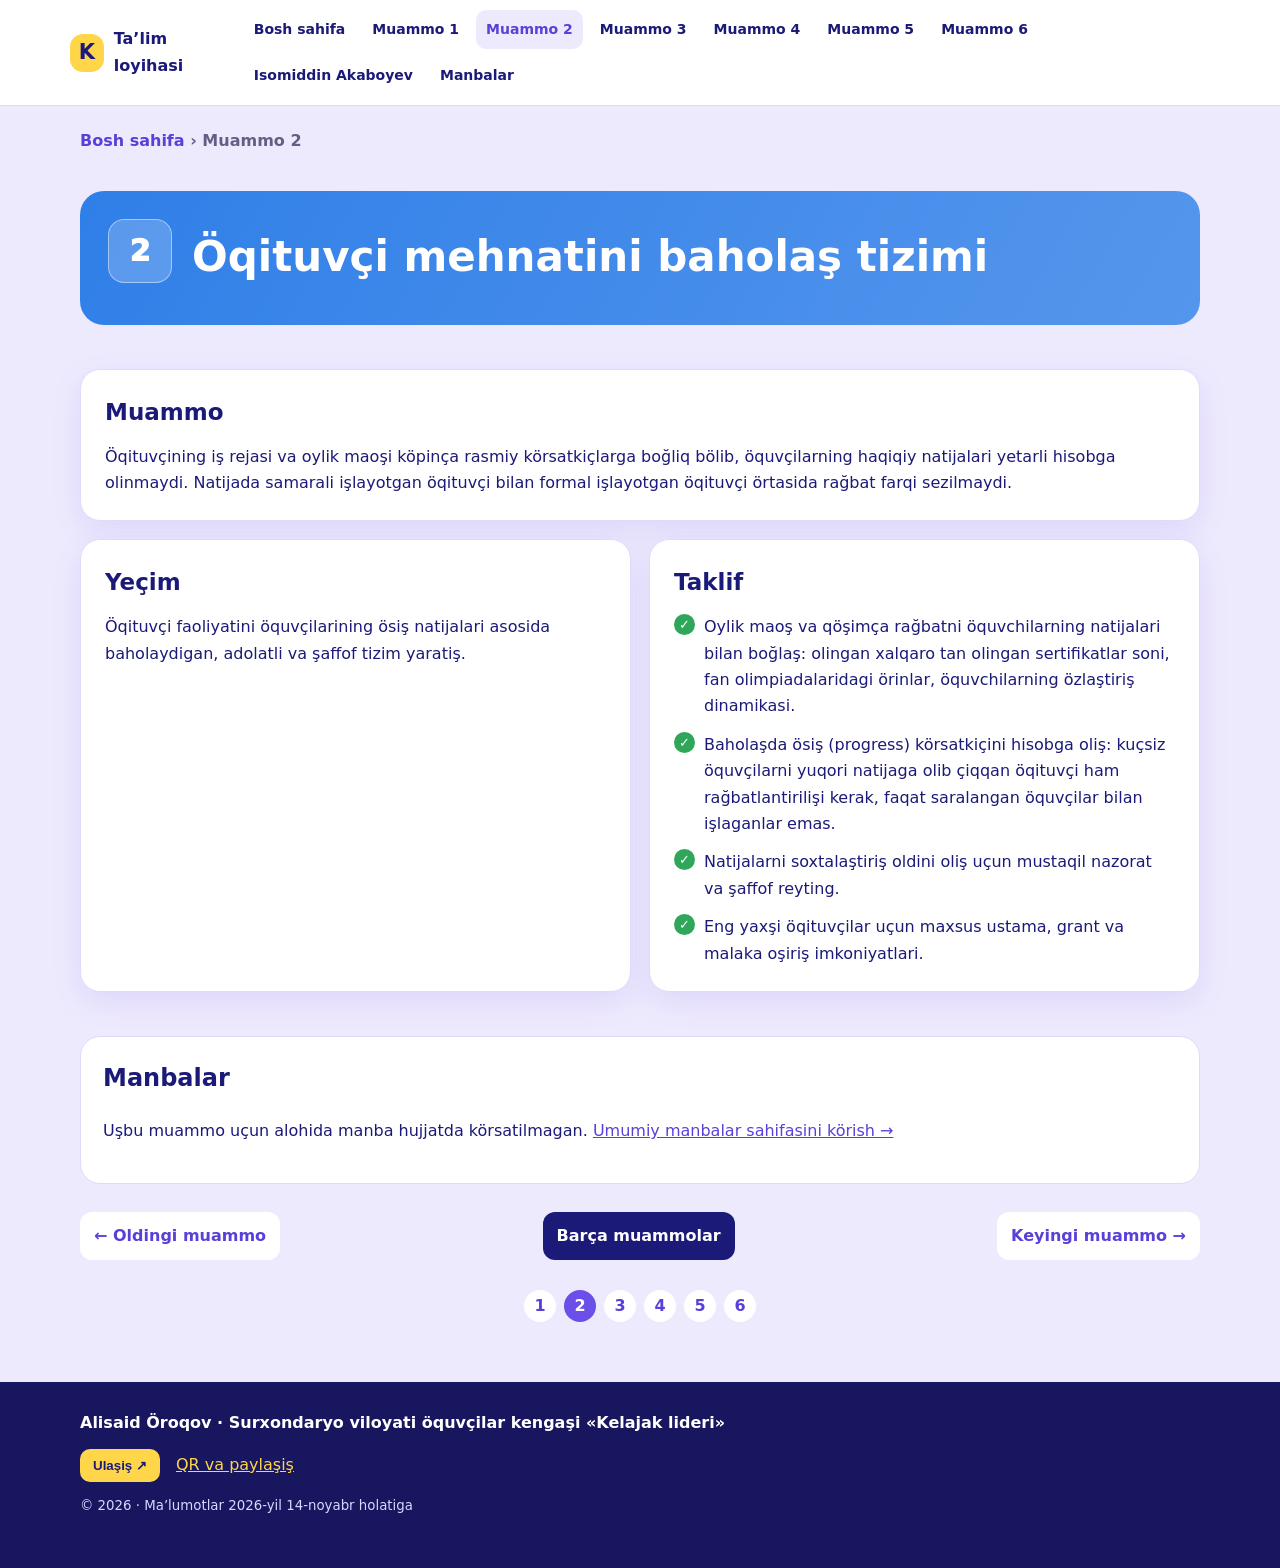
<file: problem2/index.html>
<!doctype html><html lang="uz"><head><meta charset="utf-8"><meta name="viewport" content="width=device-width, initial-scale=1"><title>Muammo 2: Öqituvçi mehnatini baholaş tizimi</title><meta name="description" content="Öqituvçining iş rejasi va oylik maoşi köpinça rasmiy körsatkiçlarga boğliq bölib, öquvchilarning haqiqiy natijalari yetarli hisobga olinmaydi."><link rel="canonical" href="https://alisaidm.github.io/talimloyihasi/problem2/"><meta property="og:type" content="website"><meta property="og:title" content="Muammo 2: Öqituvçi mehnatini baholaş tizimi"><meta property="og:description" content="Öqituvçining iş rejasi va oylik maoşi köpinça rasmiy körsatkiçlarga boğliq bölib, öquvchilarning haqiqiy natijalari yetarli hisobga olinmaydi."><meta property="og:url" content="https://alisaidm.github.io/talimloyihasi/problem2/"><meta property="og:image" content="https://alisaidm.github.io/talimloyihasi/assets/img/character-cover.png"><link rel="icon" href="data:image/svg+xml,%3Csvg xmlns='http://www.w3.org/2000/svg' viewBox='0 0 100 100'%3E%3Ctext y='.9em' font-size='90'%3E%F0%9F%8E%93%3C/text%3E%3C/svg%3E"><link rel="stylesheet" href="../assets/style.css"><script defer src="../assets/script.js"></script></head><body><a class="skip" href="#main">Asosiy mazmunga ötiş</a><header class="site-header"><div class="header-inner"><a class="brand" href="../" aria-label="Bosh sahifa"><span class="brand-mark">K</span><span>Ta’lim loyihasi</span></a><button class="menu-toggle" aria-expanded="false" aria-controls="site-nav">Menyu ☰</button><nav id="site-nav" class="site-nav" aria-label="Asosiy navigatsiya"><a href="../" data-nav="../">Bosh sahifa</a><a href="../problem1/" data-nav="../problem1/">Muammo 1</a><a href="../problem2/" data-nav="../problem2/">Muammo 2</a><a href="../problem3/" data-nav="../problem3/">Muammo 3</a><a href="../problem4/" data-nav="../problem4/">Muammo 4</a><a href="../problem5/" data-nav="../problem5/">Muammo 5</a><a href="../problem6/" data-nav="../problem6/">Muammo 6</a><a href="../akaboyev/" data-nav="../akaboyev/">Isomiddin Akaboyev</a><a href="../manbalar/" data-nav="../manbalar/">Manbalar</a></nav></div></header><main id="main" class="container"><div class="breadcrumbs"><a href="../">Bosh sahifa</a> › Muammo 2</div><section class="problem-hero" style="--accent:var(--blue)"><div class="problem-hero-inner"><span class="number">2</span><h1>Öqituvçi mehnatini baholaş tizimi</h1></div></section><div class="content-grid"><article class="content-card problem"><h2>Muammo</h2><p>Öqituvçining iş rejasi va oylik maoşi köpinça rasmiy körsatkiçlarga boğliq bölib, öquvçilarning haqiqiy natijalari yetarli hisobga olinmaydi. Natijada samarali işlayotgan öqituvçi bilan formal işlayotgan öqituvçi örtasida rağbat farqi sezilmaydi.</p></article><article class="content-card"><h2>Yeçim</h2><p>Öqituvçi faoliyatini öquvçilarining ösiş natijalari asosida baholaydigan, adolatli va şaffof tizim yaratiş.</p></article><article class="content-card"><h2>Taklif</h2><ul class="checklist"><li>Oylik maoş va qöşimça rağbatni öquvchilarning natijalari bilan boğlaş: olingan xalqaro tan olingan sertifikatlar soni, fan olimpiadalaridagi örinlar, öquvchilarning özlaştiriş dinamikasi.</li><li>Baholaşda ösiş (progress) körsatkiçini hisobga oliş: kuçsiz öquvçilarni yuqori natijaga olib çiqqan öqituvçi ham rağbatlantirilişi kerak, faqat saralangan öquvçilar bilan işlaganlar emas.</li><li>Natijalarni soxtalaştiriş oldini oliş uçun mustaqil nazorat va şaffof reyting.</li><li>Eng yaxşi öqituvçilar uçun maxsus ustama, grant va malaka oşiriş imkoniyatlari.</li></ul></article></div><section class="sources-box"><h2>Manbalar</h2><p>Uşbu muammo uçun alohida manba hujjatda körsatilmagan. <a href="../manbalar/">Umumiy manbalar sahifasini körish →</a></p></section><nav class="pager" aria-label="Muammolar böyiça navigatsiya"><a href="../problem1/">← Oldingi muammo</a><a class="all" href="../">Barça muammolar</a><a href="../problem3/">Keyingi muammo →</a></nav><nav class="dots" aria-label="Muammo sahifalari"><a href="../problem1/" aria-label="Muammo 1">1</a><a href="../problem2/" aria-current="page" aria-label="Muammo 2">2</a><a href="../problem3/" aria-label="Muammo 3">3</a><a href="../problem4/" aria-label="Muammo 4">4</a><a href="../problem5/" aria-label="Muammo 5">5</a><a href="../problem6/" aria-label="Muammo 6">6</a></nav></main><footer class="site-footer"><div class="footer-inner"><p>Alisaid Öroqov · Surxondaryo viloyati öquvçilar kengaşi «Kelajak lideri»</p><div class="footer-actions"><button class="share-button" type="button" data-share>Ulaşiş ↗</button><a href="../qr/">QR va paylaşiş</a></div><small>© <span data-year></span> · Ma’lumotlar 2026-yil 14-noyabr holatiga</small></div><div class="toast" role="status" aria-live="polite"></div></footer></body></html>
</file>
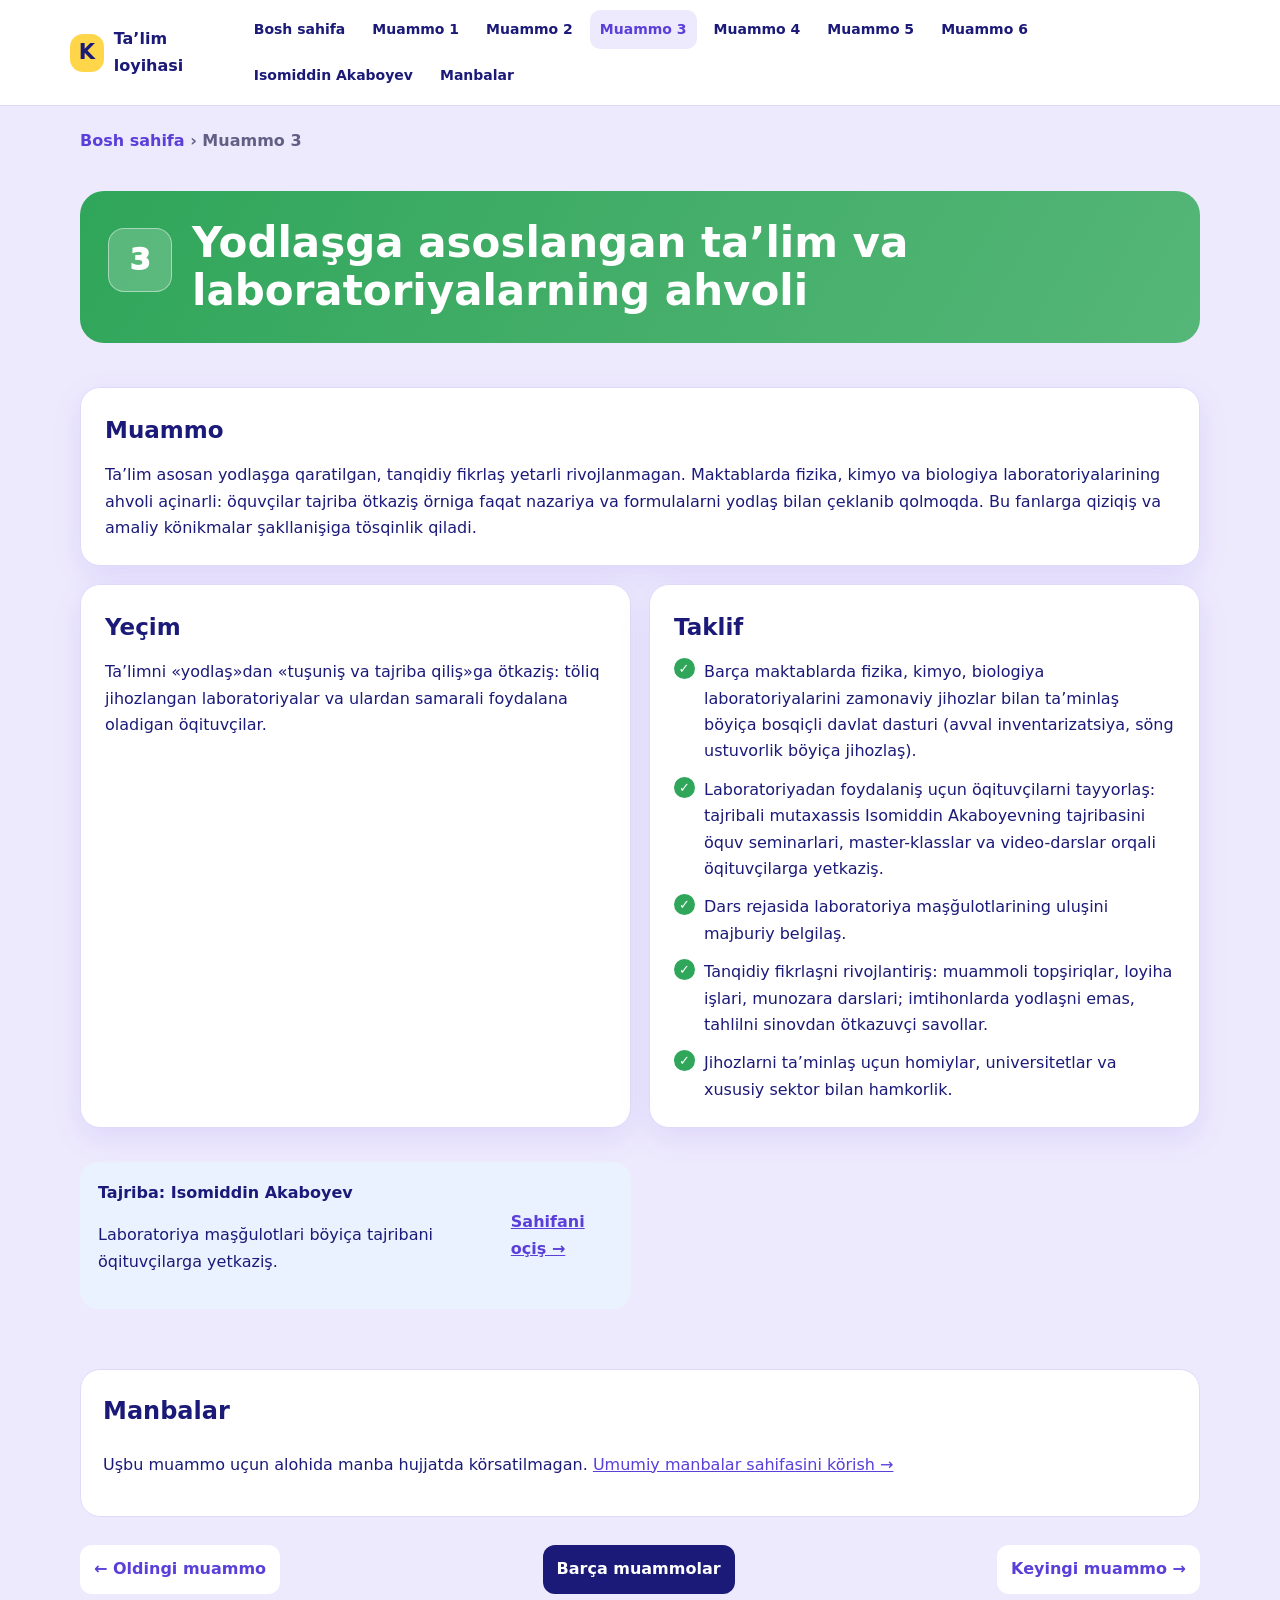
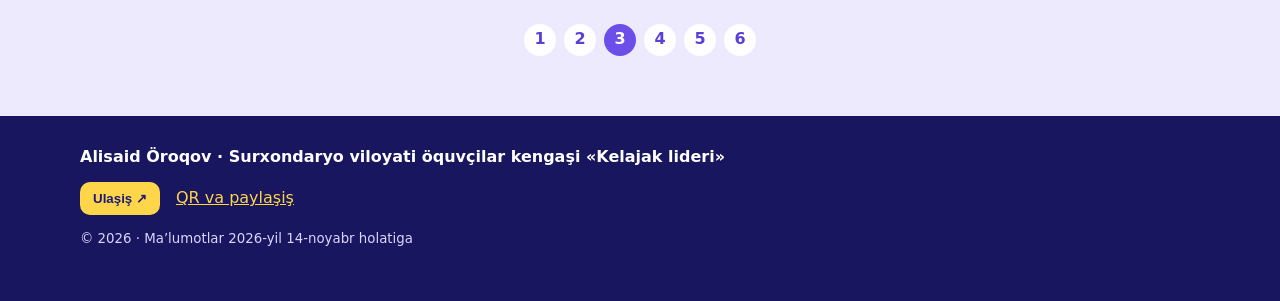
<file: problem3/index.html>
<!doctype html><html lang="uz"><head><meta charset="utf-8"><meta name="viewport" content="width=device-width, initial-scale=1"><title>Muammo 3: Yodlaşga asoslangan ta’lim va laboratoriyalarning ahvoli</title><meta name="description" content="Ta’lim asosan yodlaşga qaratilgan, tanqidiy fikrlaş yetarli rivojlanmagan."><link rel="canonical" href="https://alisaidm.github.io/talimloyihasi/problem3/"><meta property="og:type" content="website"><meta property="og:title" content="Muammo 3: Yodlaşga asoslangan ta’lim va laboratoriyalarning ahvoli"><meta property="og:description" content="Ta’lim asosan yodlaşga qaratilgan, tanqidiy fikrlaş yetarli rivojlanmagan."><meta property="og:url" content="https://alisaidm.github.io/talimloyihasi/problem3/"><meta property="og:image" content="https://alisaidm.github.io/talimloyihasi/assets/img/character-cover.png"><link rel="icon" href="data:image/svg+xml,%3Csvg xmlns='http://www.w3.org/2000/svg' viewBox='0 0 100 100'%3E%3Ctext y='.9em' font-size='90'%3E%F0%9F%8E%93%3C/text%3E%3C/svg%3E"><link rel="stylesheet" href="../assets/style.css"><script defer src="../assets/script.js"></script></head><body><a class="skip" href="#main">Asosiy mazmunga ötiş</a><header class="site-header"><div class="header-inner"><a class="brand" href="../" aria-label="Bosh sahifa"><span class="brand-mark">K</span><span>Ta’lim loyihasi</span></a><button class="menu-toggle" aria-expanded="false" aria-controls="site-nav">Menyu ☰</button><nav id="site-nav" class="site-nav" aria-label="Asosiy navigatsiya"><a href="../" data-nav="../">Bosh sahifa</a><a href="../problem1/" data-nav="../problem1/">Muammo 1</a><a href="../problem2/" data-nav="../problem2/">Muammo 2</a><a href="../problem3/" data-nav="../problem3/">Muammo 3</a><a href="../problem4/" data-nav="../problem4/">Muammo 4</a><a href="../problem5/" data-nav="../problem5/">Muammo 5</a><a href="../problem6/" data-nav="../problem6/">Muammo 6</a><a href="../akaboyev/" data-nav="../akaboyev/">Isomiddin Akaboyev</a><a href="../manbalar/" data-nav="../manbalar/">Manbalar</a></nav></div></header><main id="main" class="container"><div class="breadcrumbs"><a href="../">Bosh sahifa</a> › Muammo 3</div><section class="problem-hero" style="--accent:var(--green)"><div class="problem-hero-inner"><span class="number">3</span><h1>Yodlaşga asoslangan ta’lim va laboratoriyalarning ahvoli</h1></div></section><div class="content-grid"><article class="content-card problem"><h2>Muammo</h2><p>Ta’lim asosan yodlaşga qaratilgan, tanqidiy fikrlaş yetarli rivojlanmagan. Maktablarda fizika, kimyo va biologiya laboratoriyalarining ahvoli açinarli: öquvçilar tajriba ötkaziş örniga faqat nazariya va formulalarni yodlaş bilan çeklanib qolmoqda. Bu fanlarga qiziqiş va amaliy könikmalar şakllanişiga tösqinlik qiladi.</p></article><article class="content-card"><h2>Yeçim</h2><p>Ta’limni «yodlaş»dan «tuşuniş va tajriba qiliş»ga ötkaziş: töliq jihozlangan laboratoriyalar va ulardan samarali foydalana oladigan öqituvçilar.</p></article><article class="content-card"><h2>Taklif</h2><ul class="checklist"><li>Barça maktablarda fizika, kimyo, biologiya laboratoriyalarini zamonaviy jihozlar bilan ta’minlaş böyiça bosqiçli davlat dasturi (avval inventarizatsiya, söng ustuvorlik böyiça jihozlaş).</li><li>Laboratoriyadan foydalaniş uçun öqituvçilarni tayyorlaş: tajribali mutaxassis Isomiddin Akaboyevning tajribasini öquv seminarlari, master-klasslar va video-darslar orqali öqituvçilarga yetkaziş.</li><li>Dars rejasida laboratoriya maşğulotlarining uluşini majburiy belgilaş.</li><li>Tanqidiy fikrlaşni rivojlantiriş: muammoli topşiriqlar, loyiha işlari, munozara darslari; imtihonlarda yodlaşni emas, tahlilni sinovdan ötkazuvçi savollar.</li><li>Jihozlarni ta’minlaş uçun homiylar, universitetlar va xususiy sektor bilan hamkorlik.</li></ul></article><div class="ak-callout"><div><strong>Tajriba: Isomiddin Akaboyev</strong><p>Laboratoriya maşğulotlari böyiça tajribani öqituvçilarga yetkaziş.</p></div><a href="../akaboyev/">Sahifani oçiş →</a></div></div><section class="sources-box"><h2>Manbalar</h2><p>Uşbu muammo uçun alohida manba hujjatda körsatilmagan. <a href="../manbalar/">Umumiy manbalar sahifasini körish →</a></p></section><nav class="pager" aria-label="Muammolar böyiça navigatsiya"><a href="../problem2/">← Oldingi muammo</a><a class="all" href="../">Barça muammolar</a><a href="../problem4/">Keyingi muammo →</a></nav><nav class="dots" aria-label="Muammo sahifalari"><a href="../problem1/" aria-label="Muammo 1">1</a><a href="../problem2/" aria-label="Muammo 2">2</a><a href="../problem3/" aria-current="page" aria-label="Muammo 3">3</a><a href="../problem4/" aria-label="Muammo 4">4</a><a href="../problem5/" aria-label="Muammo 5">5</a><a href="../problem6/" aria-label="Muammo 6">6</a></nav></main><footer class="site-footer"><div class="footer-inner"><p>Alisaid Öroqov · Surxondaryo viloyati öquvçilar kengaşi «Kelajak lideri»</p><div class="footer-actions"><button class="share-button" type="button" data-share>Ulaşiş ↗</button><a href="../qr/">QR va paylaşiş</a></div><small>© <span data-year></span> · Ma’lumotlar 2026-yil 14-noyabr holatiga</small></div><div class="toast" role="status" aria-live="polite"></div></footer></body></html>
</file>
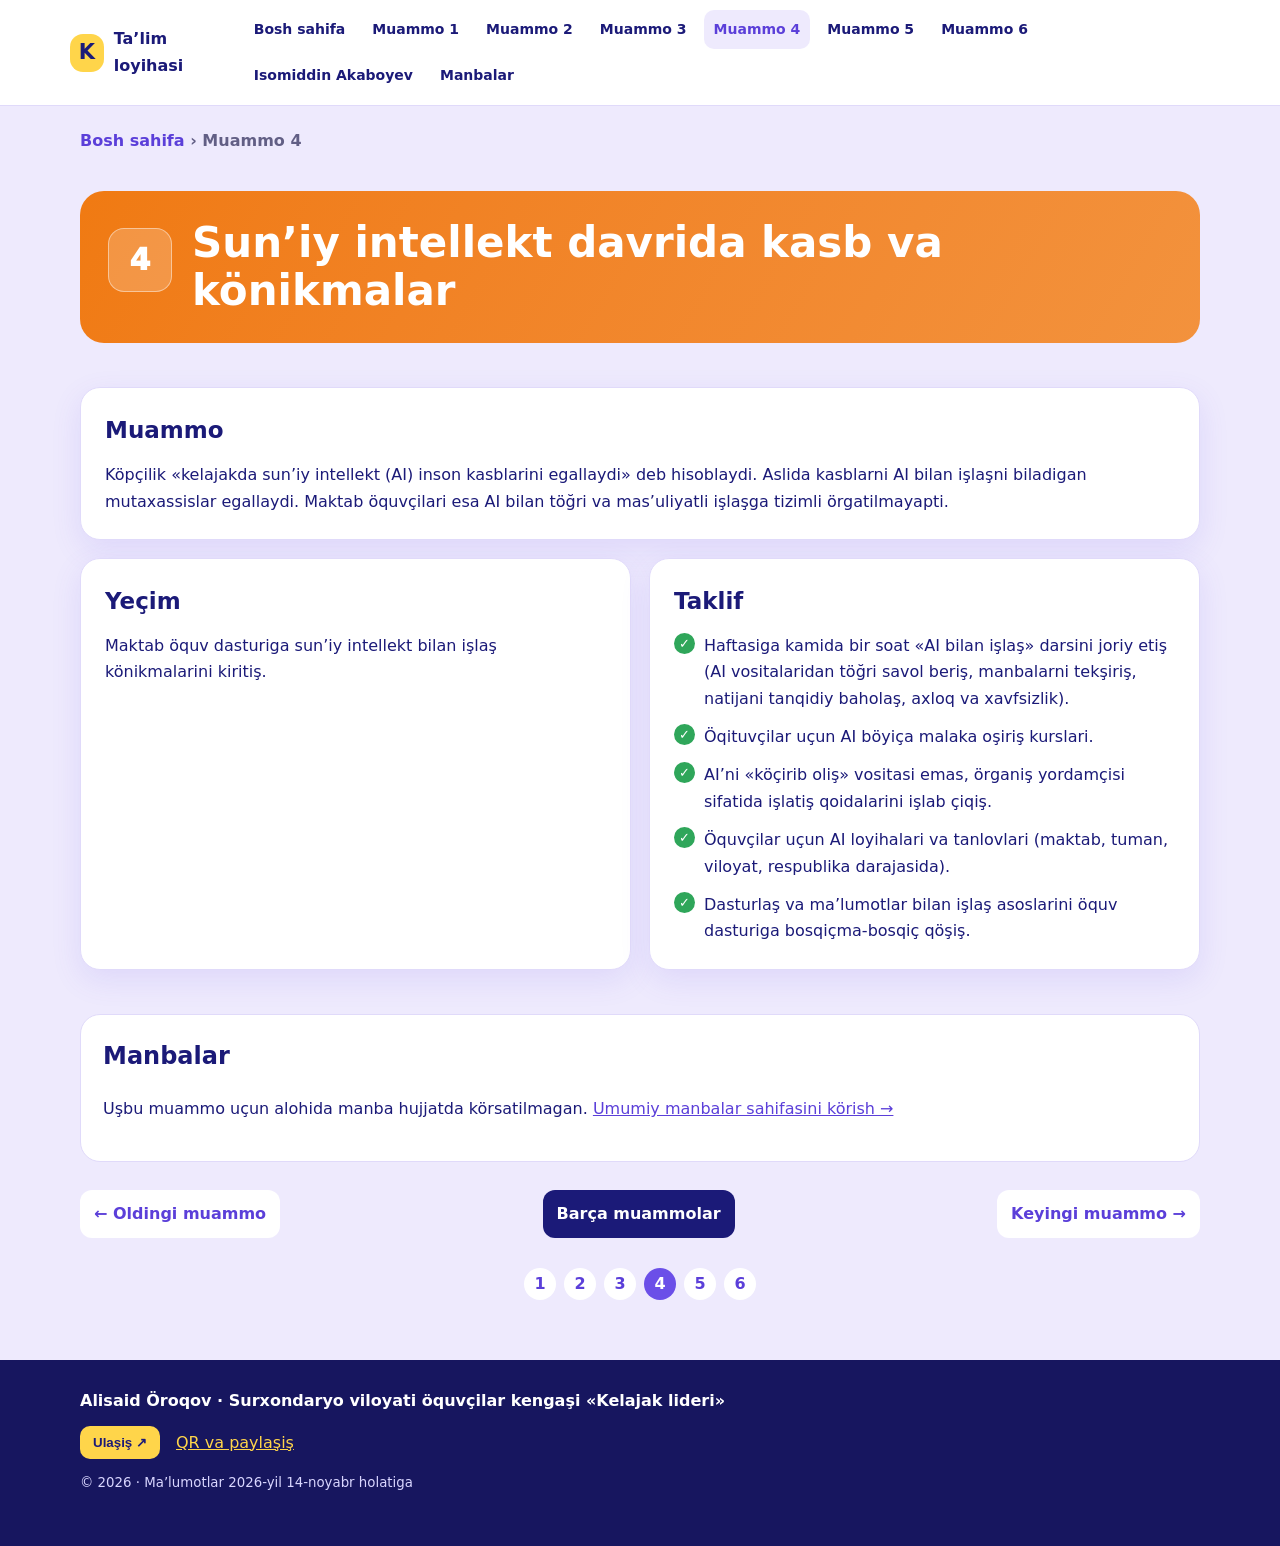
<file: problem4/index.html>
<!doctype html><html lang="uz"><head><meta charset="utf-8"><meta name="viewport" content="width=device-width, initial-scale=1"><title>Muammo 4: Sun’iy intellekt davrida kasb va könikmalar</title><meta name="description" content="Maktab öquvçilari AI bilan töğri va mas’uliyatli işlaşga tizimli örgatilmayapti."><link rel="canonical" href="https://alisaidm.github.io/talimloyihasi/problem4/"><meta property="og:type" content="website"><meta property="og:title" content="Muammo 4: Sun’iy intellekt davrida kasb va könikmalar"><meta property="og:description" content="Maktab öquvçilari AI bilan töğri va mas’uliyatli işlaşga tizimli örgatilmayapti."><meta property="og:url" content="https://alisaidm.github.io/talimloyihasi/problem4/"><meta property="og:image" content="https://alisaidm.github.io/talimloyihasi/assets/img/character-cover.png"><link rel="icon" href="data:image/svg+xml,%3Csvg xmlns='http://www.w3.org/2000/svg' viewBox='0 0 100 100'%3E%3Ctext y='.9em' font-size='90'%3E%F0%9F%8E%93%3C/text%3E%3C/svg%3E"><link rel="stylesheet" href="../assets/style.css"><script defer src="../assets/script.js"></script></head><body><a class="skip" href="#main">Asosiy mazmunga ötiş</a><header class="site-header"><div class="header-inner"><a class="brand" href="../" aria-label="Bosh sahifa"><span class="brand-mark">K</span><span>Ta’lim loyihasi</span></a><button class="menu-toggle" aria-expanded="false" aria-controls="site-nav">Menyu ☰</button><nav id="site-nav" class="site-nav" aria-label="Asosiy navigatsiya"><a href="../" data-nav="../">Bosh sahifa</a><a href="../problem1/" data-nav="../problem1/">Muammo 1</a><a href="../problem2/" data-nav="../problem2/">Muammo 2</a><a href="../problem3/" data-nav="../problem3/">Muammo 3</a><a href="../problem4/" data-nav="../problem4/">Muammo 4</a><a href="../problem5/" data-nav="../problem5/">Muammo 5</a><a href="../problem6/" data-nav="../problem6/">Muammo 6</a><a href="../akaboyev/" data-nav="../akaboyev/">Isomiddin Akaboyev</a><a href="../manbalar/" data-nav="../manbalar/">Manbalar</a></nav></div></header><main id="main" class="container"><div class="breadcrumbs"><a href="../">Bosh sahifa</a> › Muammo 4</div><section class="problem-hero" style="--accent:var(--orange)"><div class="problem-hero-inner"><span class="number">4</span><h1>Sun’iy intellekt davrida kasb va könikmalar</h1></div></section><div class="content-grid"><article class="content-card problem"><h2>Muammo</h2><p>Köpçilik «kelajakda sun’iy intellekt (AI) inson kasblarini egallaydi» deb hisoblaydi. Aslida kasblarni AI bilan işlaşni biladigan mutaxassislar egallaydi. Maktab öquvçilari esa AI bilan töğri va mas’uliyatli işlaşga tizimli örgatilmayapti.</p></article><article class="content-card"><h2>Yeçim</h2><p>Maktab öquv dasturiga sun’iy intellekt bilan işlaş könikmalarini kiritiş.</p></article><article class="content-card"><h2>Taklif</h2><ul class="checklist"><li>Haftasiga kamida bir soat «AI bilan işlaş» darsini joriy etiş (AI vositalaridan töğri savol beriş, manbalarni tekşiriş, natijani tanqidiy baholaş, axloq va xavfsizlik).</li><li>Öqituvçilar uçun AI böyiça malaka oşiriş kurslari.</li><li>AI’ni «köçirib oliş» vositasi emas, örganiş yordamçisi sifatida işlatiş qoidalarini işlab çiqiş.</li><li>Öquvçilar uçun AI loyihalari va tanlovlari (maktab, tuman, viloyat, respublika darajasida).</li><li>Dasturlaş va ma’lumotlar bilan işlaş asoslarini öquv dasturiga bosqiçma-bosqiç qöşiş.</li></ul></article></div><section class="sources-box"><h2>Manbalar</h2><p>Uşbu muammo uçun alohida manba hujjatda körsatilmagan. <a href="../manbalar/">Umumiy manbalar sahifasini körish →</a></p></section><nav class="pager" aria-label="Muammolar böyiça navigatsiya"><a href="../problem3/">← Oldingi muammo</a><a class="all" href="../">Barça muammolar</a><a href="../problem5/">Keyingi muammo →</a></nav><nav class="dots" aria-label="Muammo sahifalari"><a href="../problem1/" aria-label="Muammo 1">1</a><a href="../problem2/" aria-label="Muammo 2">2</a><a href="../problem3/" aria-label="Muammo 3">3</a><a href="../problem4/" aria-current="page" aria-label="Muammo 4">4</a><a href="../problem5/" aria-label="Muammo 5">5</a><a href="../problem6/" aria-label="Muammo 6">6</a></nav></main><footer class="site-footer"><div class="footer-inner"><p>Alisaid Öroqov · Surxondaryo viloyati öquvçilar kengaşi «Kelajak lideri»</p><div class="footer-actions"><button class="share-button" type="button" data-share>Ulaşiş ↗</button><a href="../qr/">QR va paylaşiş</a></div><small>© <span data-year></span> · Ma’lumotlar 2026-yil 14-noyabr holatiga</small></div><div class="toast" role="status" aria-live="polite"></div></footer></body></html>
</file>
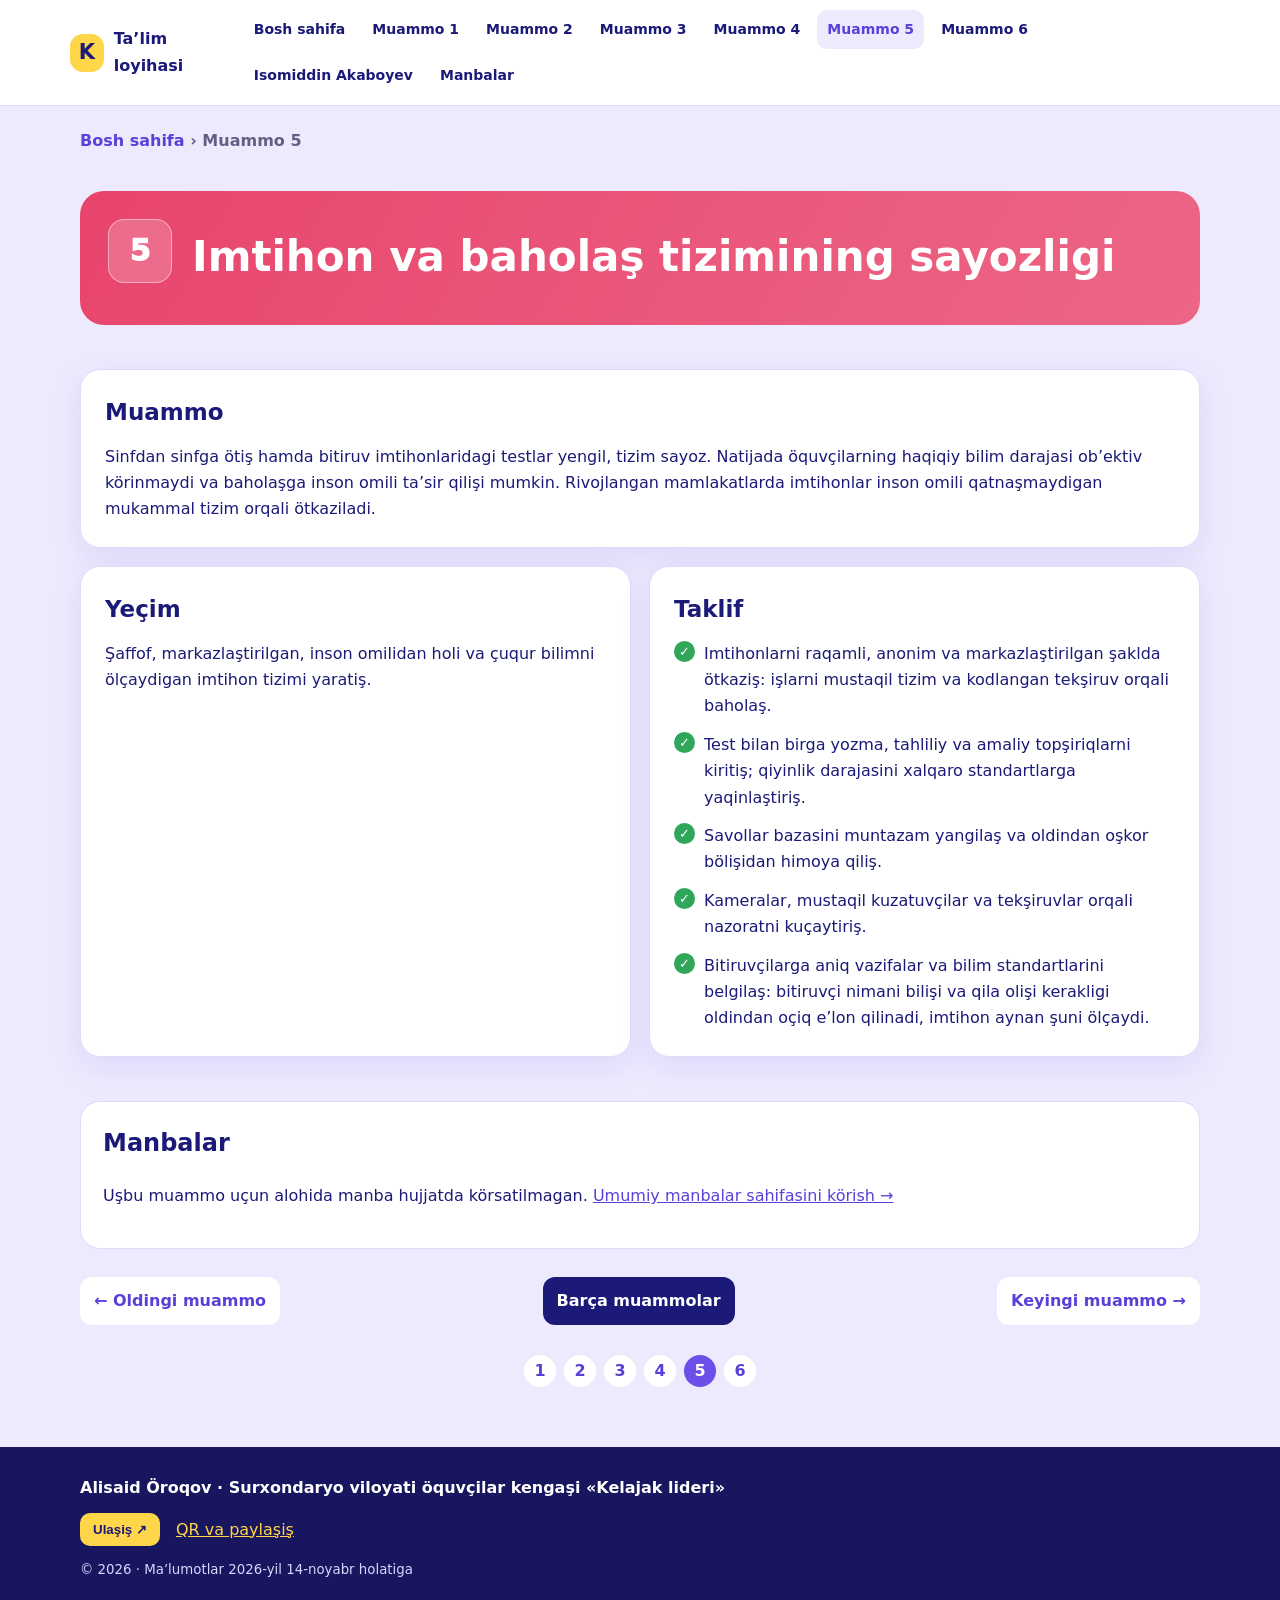
<file: problem5/index.html>
<!doctype html><html lang="uz"><head><meta charset="utf-8"><meta name="viewport" content="width=device-width, initial-scale=1"><title>Muammo 5: Imtihon va baholaş tizimining sayozligi</title><meta name="description" content="Sinfdan sinfga ötiş hamda bitiruv imtihonlaridagi testlar yengil, tizim sayoz."><link rel="canonical" href="https://alisaidm.github.io/talimloyihasi/problem5/"><meta property="og:type" content="website"><meta property="og:title" content="Muammo 5: Imtihon va baholaş tizimining sayozligi"><meta property="og:description" content="Sinfdan sinfga ötiş hamda bitiruv imtihonlaridagi testlar yengil, tizim sayoz."><meta property="og:url" content="https://alisaidm.github.io/talimloyihasi/problem5/"><meta property="og:image" content="https://alisaidm.github.io/talimloyihasi/assets/img/character-cover.png"><link rel="icon" href="data:image/svg+xml,%3Csvg xmlns='http://www.w3.org/2000/svg' viewBox='0 0 100 100'%3E%3Ctext y='.9em' font-size='90'%3E%F0%9F%8E%93%3C/text%3E%3C/svg%3E"><link rel="stylesheet" href="../assets/style.css"><script defer src="../assets/script.js"></script></head><body><a class="skip" href="#main">Asosiy mazmunga ötiş</a><header class="site-header"><div class="header-inner"><a class="brand" href="../" aria-label="Bosh sahifa"><span class="brand-mark">K</span><span>Ta’lim loyihasi</span></a><button class="menu-toggle" aria-expanded="false" aria-controls="site-nav">Menyu ☰</button><nav id="site-nav" class="site-nav" aria-label="Asosiy navigatsiya"><a href="../" data-nav="../">Bosh sahifa</a><a href="../problem1/" data-nav="../problem1/">Muammo 1</a><a href="../problem2/" data-nav="../problem2/">Muammo 2</a><a href="../problem3/" data-nav="../problem3/">Muammo 3</a><a href="../problem4/" data-nav="../problem4/">Muammo 4</a><a href="../problem5/" data-nav="../problem5/">Muammo 5</a><a href="../problem6/" data-nav="../problem6/">Muammo 6</a><a href="../akaboyev/" data-nav="../akaboyev/">Isomiddin Akaboyev</a><a href="../manbalar/" data-nav="../manbalar/">Manbalar</a></nav></div></header><main id="main" class="container"><div class="breadcrumbs"><a href="../">Bosh sahifa</a> › Muammo 5</div><section class="problem-hero" style="--accent:var(--pink)"><div class="problem-hero-inner"><span class="number">5</span><h1>Imtihon va baholaş tizimining sayozligi</h1></div></section><div class="content-grid"><article class="content-card problem"><h2>Muammo</h2><p>Sinfdan sinfga ötiş hamda bitiruv imtihonlaridagi testlar yengil, tizim sayoz. Natijada öquvçilarning haqiqiy bilim darajasi ob’ektiv körinmaydi va baholaşga inson omili ta’sir qilişi mumkin. Rivojlangan mamlakatlarda imtihonlar inson omili qatnaşmaydigan mukammal tizim orqali ötkaziladi.</p></article><article class="content-card"><h2>Yeçim</h2><p>Şaffof, markazlaştirilgan, inson omilidan holi va çuqur bilimni ölçaydigan imtihon tizimi yaratiş.</p></article><article class="content-card"><h2>Taklif</h2><ul class="checklist"><li>Imtihonlarni raqamli, anonim va markazlaştirilgan şaklda ötkaziş: işlarni mustaqil tizim va kodlangan tekşiruv orqali baholaş.</li><li>Test bilan birga yozma, tahliliy va amaliy topşiriqlarni kiritiş; qiyinlik darajasini xalqaro standartlarga yaqinlaştiriş.</li><li>Savollar bazasini muntazam yangilaş va oldindan oşkor bölişidan himoya qiliş.</li><li>Kameralar, mustaqil kuzatuvçilar va tekşiruvlar orqali nazoratni kuçaytiriş.</li><li>Bitiruvçilarga aniq vazifalar va bilim standartlarini belgilaş: bitiruvçi nimani bilişi va qila olişi kerakligi oldindan oçiq e’lon qilinadi, imtihon aynan şuni ölçaydi.</li></ul></article></div><section class="sources-box"><h2>Manbalar</h2><p>Uşbu muammo uçun alohida manba hujjatda körsatilmagan. <a href="../manbalar/">Umumiy manbalar sahifasini körish →</a></p></section><nav class="pager" aria-label="Muammolar böyiça navigatsiya"><a href="../problem4/">← Oldingi muammo</a><a class="all" href="../">Barça muammolar</a><a href="../problem6/">Keyingi muammo →</a></nav><nav class="dots" aria-label="Muammo sahifalari"><a href="../problem1/" aria-label="Muammo 1">1</a><a href="../problem2/" aria-label="Muammo 2">2</a><a href="../problem3/" aria-label="Muammo 3">3</a><a href="../problem4/" aria-label="Muammo 4">4</a><a href="../problem5/" aria-current="page" aria-label="Muammo 5">5</a><a href="../problem6/" aria-label="Muammo 6">6</a></nav></main><footer class="site-footer"><div class="footer-inner"><p>Alisaid Öroqov · Surxondaryo viloyati öquvçilar kengaşi «Kelajak lideri»</p><div class="footer-actions"><button class="share-button" type="button" data-share>Ulaşiş ↗</button><a href="../qr/">QR va paylaşiş</a></div><small>© <span data-year></span> · Ma’lumotlar 2026-yil 14-noyabr holatiga</small></div><div class="toast" role="status" aria-live="polite"></div></footer></body></html>
</file>
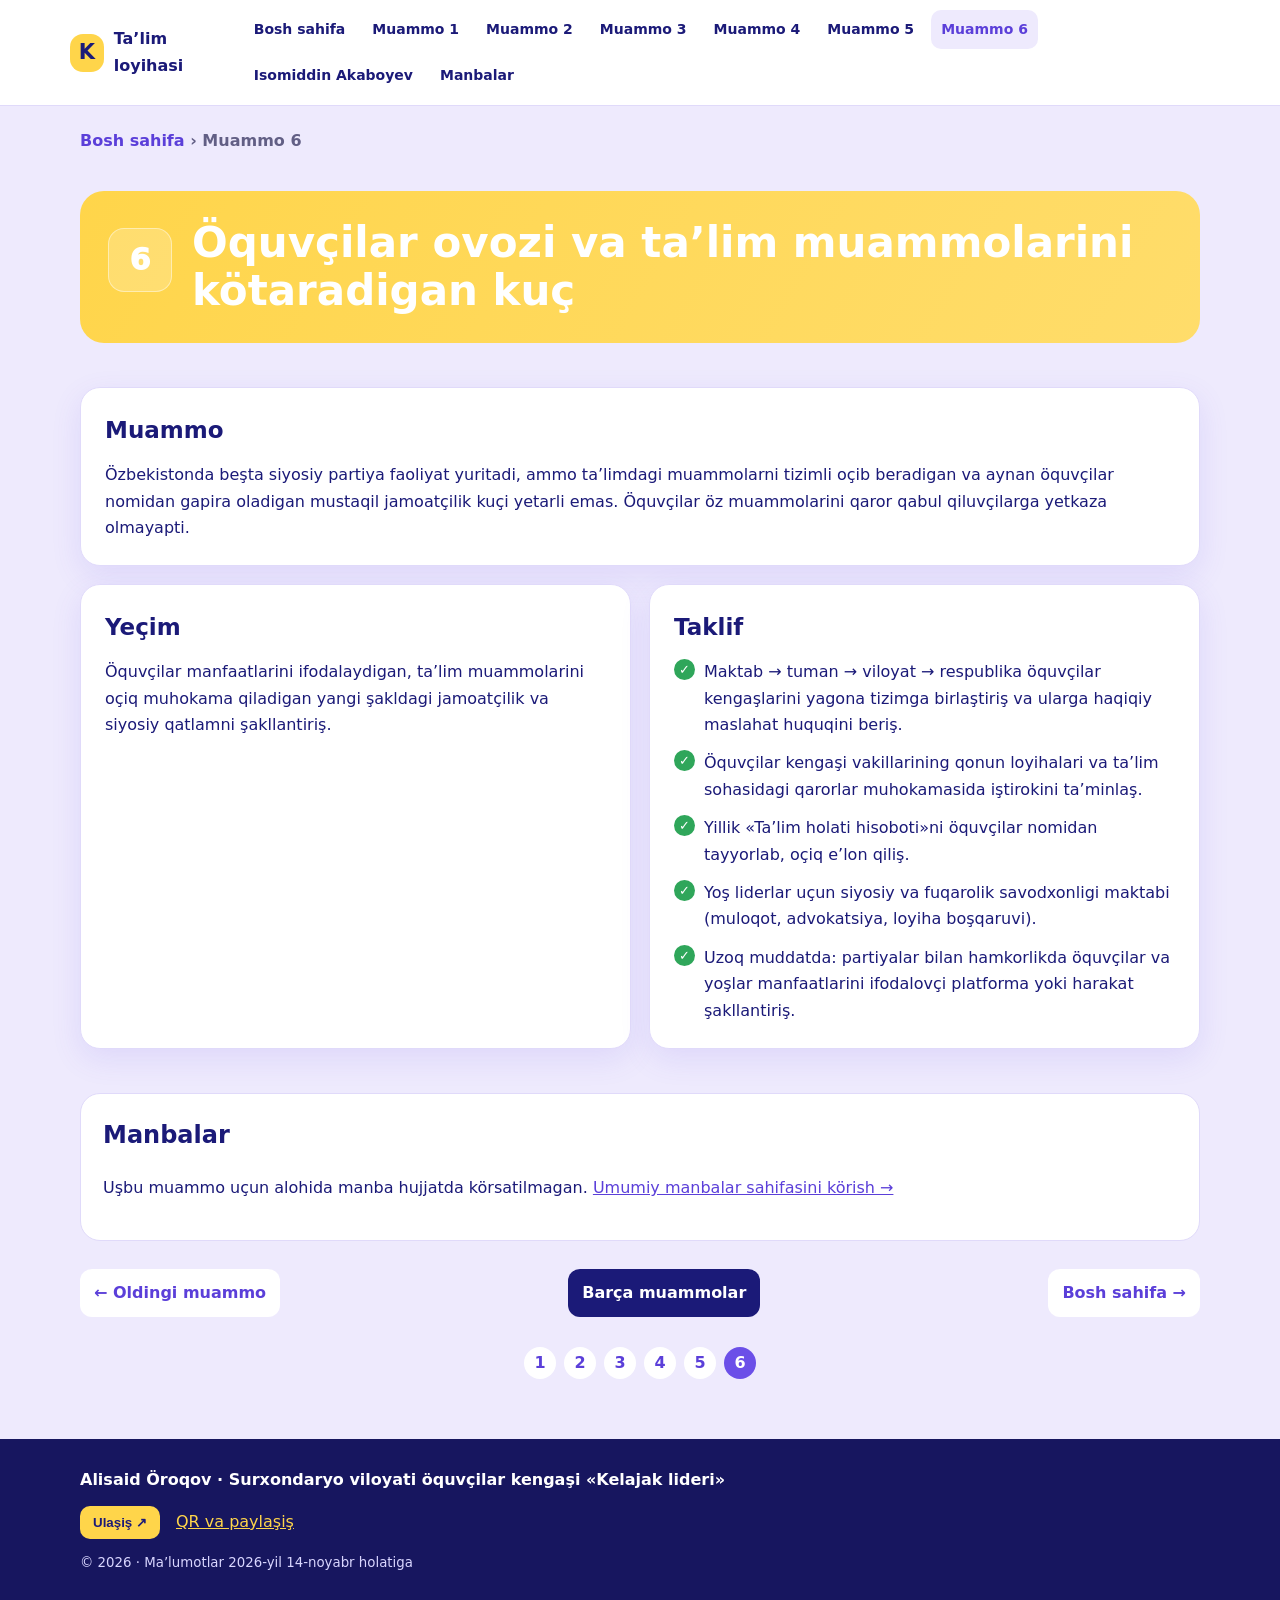
<file: problem6/index.html>
<!doctype html><html lang="uz"><head><meta charset="utf-8"><meta name="viewport" content="width=device-width, initial-scale=1"><title>Muammo 6: Öquvçilar ovozi va ta’lim muammolarini kötaradigan kuç</title><meta name="description" content="Öquvçilar öz muammolarini qaror qabul qiluvçilarga yetkaza olmayapti."><link rel="canonical" href="https://alisaidm.github.io/talimloyihasi/problem6/"><meta property="og:type" content="website"><meta property="og:title" content="Muammo 6: Öquvçilar ovozi va ta’lim muammolarini kötaradigan kuç"><meta property="og:description" content="Öquvçilar öz muammolarini qaror qabul qiluvçilarga yetkaza olmayapti."><meta property="og:url" content="https://alisaidm.github.io/talimloyihasi/problem6/"><meta property="og:image" content="https://alisaidm.github.io/talimloyihasi/assets/img/character-cover.png"><link rel="icon" href="data:image/svg+xml,%3Csvg xmlns='http://www.w3.org/2000/svg' viewBox='0 0 100 100'%3E%3Ctext y='.9em' font-size='90'%3E%F0%9F%8E%93%3C/text%3E%3C/svg%3E"><link rel="stylesheet" href="../assets/style.css"><script defer src="../assets/script.js"></script></head><body><a class="skip" href="#main">Asosiy mazmunga ötiş</a><header class="site-header"><div class="header-inner"><a class="brand" href="../" aria-label="Bosh sahifa"><span class="brand-mark">K</span><span>Ta’lim loyihasi</span></a><button class="menu-toggle" aria-expanded="false" aria-controls="site-nav">Menyu ☰</button><nav id="site-nav" class="site-nav" aria-label="Asosiy navigatsiya"><a href="../" data-nav="../">Bosh sahifa</a><a href="../problem1/" data-nav="../problem1/">Muammo 1</a><a href="../problem2/" data-nav="../problem2/">Muammo 2</a><a href="../problem3/" data-nav="../problem3/">Muammo 3</a><a href="../problem4/" data-nav="../problem4/">Muammo 4</a><a href="../problem5/" data-nav="../problem5/">Muammo 5</a><a href="../problem6/" data-nav="../problem6/">Muammo 6</a><a href="../akaboyev/" data-nav="../akaboyev/">Isomiddin Akaboyev</a><a href="../manbalar/" data-nav="../manbalar/">Manbalar</a></nav></div></header><main id="main" class="container"><div class="breadcrumbs"><a href="../">Bosh sahifa</a> › Muammo 6</div><section class="problem-hero" style="--accent:var(--yellow)"><div class="problem-hero-inner"><span class="number">6</span><h1>Öquvçilar ovozi va ta’lim muammolarini kötaradigan kuç</h1></div></section><div class="content-grid"><article class="content-card problem"><h2>Muammo</h2><p>Özbekistonda beşta siyosiy partiya faoliyat yuritadi, ammo ta’limdagi muammolarni tizimli oçib beradigan va aynan öquvçilar nomidan gapira oladigan mustaqil jamoatçilik kuçi yetarli emas. Öquvçilar öz muammolarini qaror qabul qiluvçilarga yetkaza olmayapti.</p></article><article class="content-card"><h2>Yeçim</h2><p>Öquvçilar manfaatlarini ifodalaydigan, ta’lim muammolarini oçiq muhokama qiladigan yangi şakldagi jamoatçilik va siyosiy qatlamni şakllantiriş.</p></article><article class="content-card"><h2>Taklif</h2><ul class="checklist"><li>Maktab → tuman → viloyat → respublika öquvçilar kengaşlarini yagona tizimga birlaştiriş va ularga haqiqiy maslahat huquqini beriş.</li><li>Öquvçilar kengaşi vakillarining qonun loyihalari va ta’lim sohasidagi qarorlar muhokamasida iştirokini ta’minlaş.</li><li>Yillik «Ta’lim holati hisoboti»ni öquvçilar nomidan tayyorlab, oçiq e’lon qiliş.</li><li>Yoş liderlar uçun siyosiy va fuqarolik savodxonligi maktabi (muloqot, advokatsiya, loyiha boşqaruvi).</li><li>Uzoq muddatda: partiyalar bilan hamkorlikda öquvçilar va yoşlar manfaatlarini ifodalovçi platforma yoki harakat şakllantiriş.</li></ul></article></div><section class="sources-box"><h2>Manbalar</h2><p>Uşbu muammo uçun alohida manba hujjatda körsatilmagan. <a href="../manbalar/">Umumiy manbalar sahifasini körish →</a></p></section><nav class="pager" aria-label="Muammolar böyiça navigatsiya"><a href="../problem5/">← Oldingi muammo</a><a class="all" href="../">Barça muammolar</a><a href="../">Bosh sahifa →</a></nav><nav class="dots" aria-label="Muammo sahifalari"><a href="../problem1/" aria-label="Muammo 1">1</a><a href="../problem2/" aria-label="Muammo 2">2</a><a href="../problem3/" aria-label="Muammo 3">3</a><a href="../problem4/" aria-label="Muammo 4">4</a><a href="../problem5/" aria-label="Muammo 5">5</a><a href="../problem6/" aria-current="page" aria-label="Muammo 6">6</a></nav></main><footer class="site-footer"><div class="footer-inner"><p>Alisaid Öroqov · Surxondaryo viloyati öquvçilar kengaşi «Kelajak lideri»</p><div class="footer-actions"><button class="share-button" type="button" data-share>Ulaşiş ↗</button><a href="../qr/">QR va paylaşiş</a></div><small>© <span data-year></span> · Ma’lumotlar 2026-yil 14-noyabr holatiga</small></div><div class="toast" role="status" aria-live="polite"></div></footer></body></html>
</file>
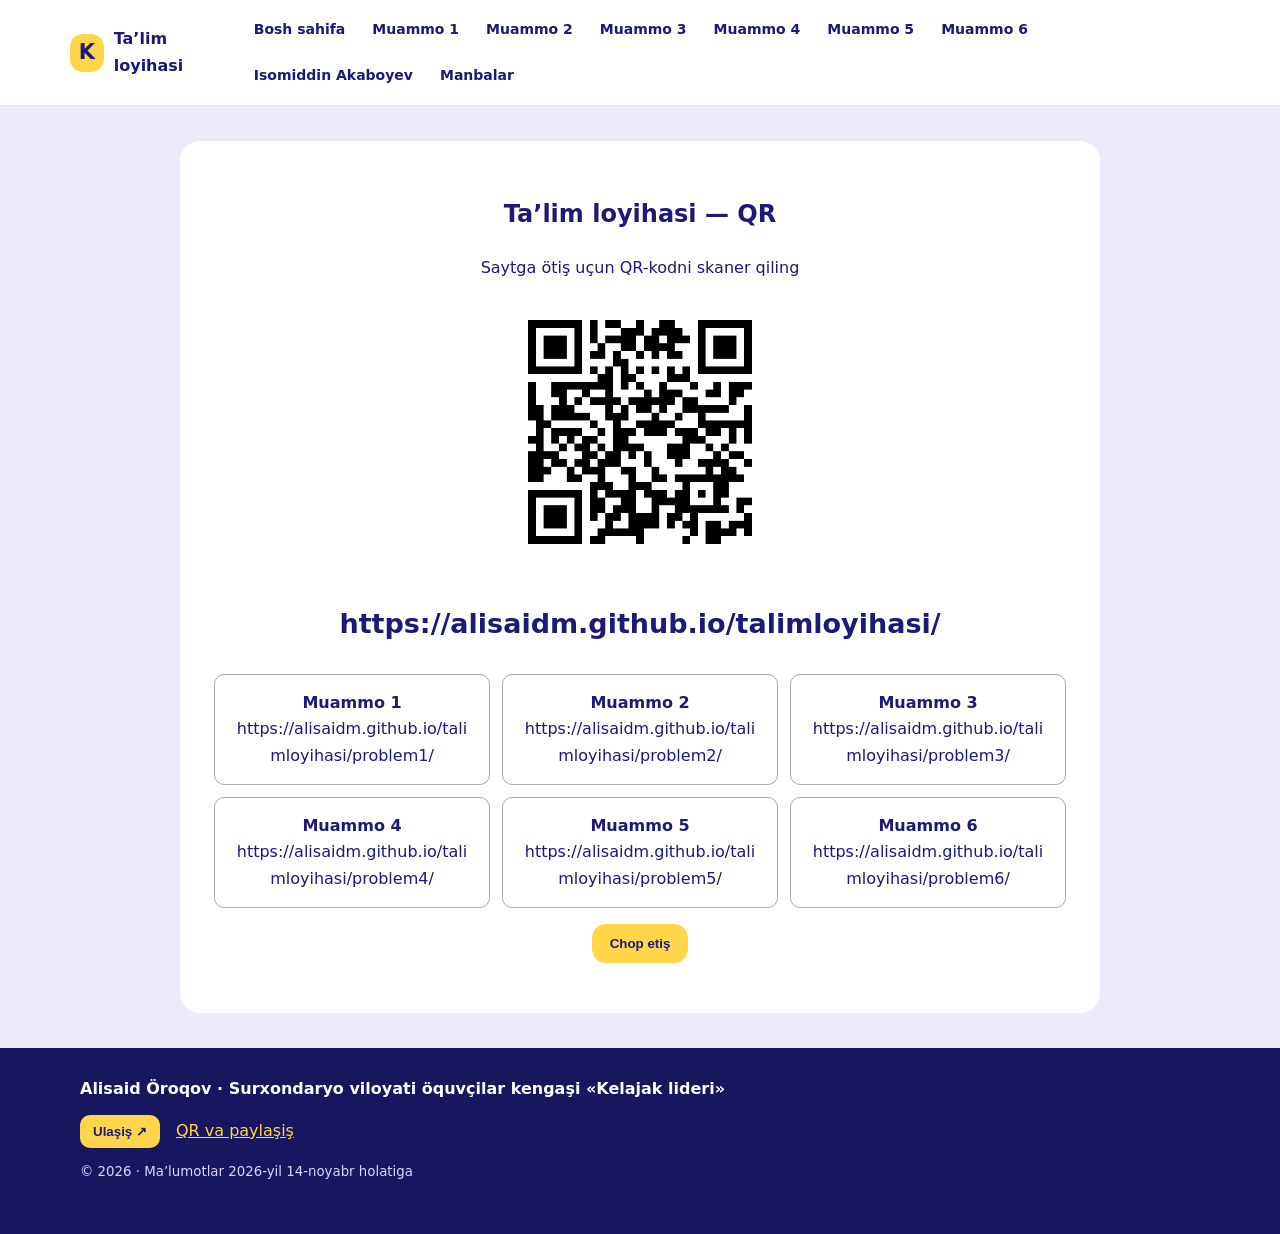
<file: qr/index.html>
<!doctype html><html lang="uz"><head><meta charset="utf-8"><meta name="viewport" content="width=device-width, initial-scale=1"><title>QR va paylaşiş — Ta’lim loyihasi</title><meta name="description" content="Ta’lim loyihasi bosh sahifasi va oltita muammo sahifasi uchun QR va URL manzillar."><link rel="canonical" href="https://alisaidm.github.io/talimloyihasi/qr/"><meta property="og:type" content="website"><meta property="og:title" content="QR va paylaşiş — Ta’lim loyihasi"><meta property="og:description" content="Ta’lim loyihasi bosh sahifasi va oltita muammo sahifasi uchun QR va URL manzillar."><meta property="og:url" content="https://alisaidm.github.io/talimloyihasi/qr/"><meta property="og:image" content="https://alisaidm.github.io/talimloyihasi/assets/img/character-cover.png"><link rel="icon" href="data:image/svg+xml,%3Csvg xmlns='http://www.w3.org/2000/svg' viewBox='0 0 100 100'%3E%3Ctext y='.9em' font-size='90'%3E%F0%9F%8E%93%3C/text%3E%3C/svg%3E"><link rel="stylesheet" href="../assets/style.css"><script defer src="../assets/script.js"></script></head><body><a class="skip" href="#main">Asosiy mazmunga ötiş</a><header class="site-header"><div class="header-inner"><a class="brand" href="../" aria-label="Bosh sahifa"><span class="brand-mark">K</span><span>Ta’lim loyihasi</span></a><button class="menu-toggle" aria-expanded="false" aria-controls="site-nav">Menyu ☰</button><nav id="site-nav" class="site-nav" aria-label="Asosiy navigatsiya"><a href="../" data-nav="../">Bosh sahifa</a><a href="../problem1/" data-nav="../problem1/">Muammo 1</a><a href="../problem2/" data-nav="../problem2/">Muammo 2</a><a href="../problem3/" data-nav="../problem3/">Muammo 3</a><a href="../problem4/" data-nav="../problem4/">Muammo 4</a><a href="../problem5/" data-nav="../problem5/">Muammo 5</a><a href="../problem6/" data-nav="../problem6/">Muammo 6</a><a href="../akaboyev/" data-nav="../akaboyev/">Isomiddin Akaboyev</a><a href="../manbalar/" data-nav="../manbalar/">Manbalar</a></nav></div></header><main id="main" class="container"><section class="qr-wrap"><h1>Ta’lim loyihasi — QR</h1><p>Saytga ötiş uçun QR-kodni skaner qiling</p><img src="../assets/img/home-qr.png" width="270" height="270" alt="Ta’lim loyihasi bosh sahifasiga olib boruvchi QR-kod"><p class="qr-url">https://alisaidm.github.io/talimloyihasi/</p><div class="qr-grid"><div><strong>Muammo 1</strong>https://alisaidm.github.io/talimloyihasi/problem1/</div><div><strong>Muammo 2</strong>https://alisaidm.github.io/talimloyihasi/problem2/</div><div><strong>Muammo 3</strong>https://alisaidm.github.io/talimloyihasi/problem3/</div><div><strong>Muammo 4</strong>https://alisaidm.github.io/talimloyihasi/problem4/</div><div><strong>Muammo 5</strong>https://alisaidm.github.io/talimloyihasi/problem5/</div><div><strong>Muammo 6</strong>https://alisaidm.github.io/talimloyihasi/problem6/</div></div><p class="no-print"><button class="button" onclick="window.print()">Chop etiş</button></p><p class="print-only">Alisaid Öroqov · «Kelajak lideri»</p></section></main><footer class="site-footer"><div class="footer-inner"><p>Alisaid Öroqov · Surxondaryo viloyati öquvçilar kengaşi «Kelajak lideri»</p><div class="footer-actions"><button class="share-button" type="button" data-share>Ulaşiş ↗</button><a href="../qr/">QR va paylaşiş</a></div><small>© <span data-year></span> · Ma’lumotlar 2026-yil 14-noyabr holatiga</small></div><div class="toast" role="status" aria-live="polite"></div></footer></body></html>
</file>
<file: assets/style.css>
/* Base and design tokens */
:root{--indigo:#1B1A78;--violet:#6B4FE8;--violet-deep:#5B3FD9;--blue:#2F7FE8;--yellow:#FFD54A;--green:#2FA65A;--orange:#F07A12;--pink:#E8446C;--lavender-1:#EEEAFD;--lavender-2:#E0DAFA;--white:#fff;--ink:#28265f;--muted:#625f85;--shadow:0 10px 30px rgba(107,79,232,.12)}*{box-sizing:border-box}html{scroll-behavior:smooth}body{margin:0;background:var(--lavender-1);color:var(--indigo);font:16px/1.65 Nunito,system-ui,"Segoe UI",Arial,sans-serif}a{color:var(--violet-deep)}a:focus-visible,button:focus-visible{outline:3px solid #f0a800;outline-offset:3px}.skip{position:absolute;left:-9999px;top:8px;background:#fff;padding:12px;z-index:99}.skip:focus{left:8px}.site-header{position:sticky;top:0;z-index:20;background:rgba(255,255,255,.96);border-bottom:1px solid var(--lavender-2);backdrop-filter:blur(12px)}.header-inner{max-width:1180px;margin:auto;padding:10px 20px;display:flex;align-items:center;justify-content:space-between;gap:16px}.brand{display:flex;align-items:center;gap:10px;color:var(--indigo);font-weight:900;text-decoration:none}.brand-mark{display:grid;place-items:center;width:38px;height:38px;border-radius:13px;background:var(--yellow);font-size:21px}.site-nav{display:flex;align-items:center;gap:7px;flex-wrap:wrap}.site-nav a{padding:8px 10px;border-radius:10px;text-decoration:none;font-weight:800;font-size:14px;color:var(--indigo)}.site-nav a:hover,.site-nav a[aria-current=page]{background:var(--lavender-1);color:var(--violet-deep)}.menu-toggle{display:none;border:1px solid var(--lavender-2);background:#fff;color:var(--indigo);border-radius:10px;padding:9px 12px;font:inherit;font-weight:800}.container{width:min(1120px,calc(100% - 36px));margin:auto}.hero{background:linear-gradient(120deg,var(--indigo),var(--violet));color:#fff;padding:64px 0 54px;overflow:hidden}.hero-grid{display:grid;grid-template-columns:1.15fr .85fr;gap:32px;align-items:center}.eyebrow{color:var(--yellow);font-weight:900;letter-spacing:.08em;text-transform:uppercase;font-size:13px}.hero h1{font-size:clamp(34px,5vw,58px);line-height:1.08;margin:10px 0 16px;color:#fff}.hero p{max-width:650px;color:#f0edff}.hero-image{width:100%;max-width:420px;height:auto;display:block;margin:auto;object-fit:contain;animation:heroRise .85s ease-out both}.hero-actions{display:flex;gap:12px;flex-wrap:wrap;margin-top:22px}.button{display:inline-flex;align-items:center;justify-content:center;padding:12px 18px;border-radius:14px;background:var(--yellow);color:var(--indigo);font-weight:900;text-decoration:none;border:0;cursor:pointer}.button.secondary{background:#fff;color:var(--indigo)}.intro{padding:38px 0}.section-heading{font-size:clamp(25px,3vw,36px);line-height:1.2;margin:0 0 18px}.lead{font-size:18px;max-width:900px;color:var(--ink)}.problem-grid{display:grid;grid-template-columns:repeat(2,minmax(0,1fr));gap:18px;padding:12px 0 48px}.problem-card{--accent:var(--violet);position:relative;display:block;background:#fff;border:1px solid var(--lavender-2);border-top:6px solid var(--accent);border-radius:22px;padding:24px;color:var(--indigo);text-decoration:none;box-shadow:var(--shadow);min-height:210px;transition:transform .2s,box-shadow .2s}.problem-card:hover{transform:translateY(-5px);box-shadow:0 16px 34px rgba(107,79,232,.18)}.problem-card:focus-visible{outline:4px solid var(--yellow);outline-offset:4px}.number{display:grid;place-items:center;width:48px;height:48px;border-radius:16px;background:var(--accent);color:#fff;font-weight:1000;font-size:23px;margin-bottom:14px}.accent-yellow .number{color:var(--indigo)}.problem-card h3{margin:0 0 9px;font-size:21px;line-height:1.25}.problem-card p{margin:0;color:var(--muted)}.card-more{display:inline-block;margin-top:14px;font-weight:900;color:var(--violet-deep)}.results{background:var(--indigo);color:#fff;padding:34px 0}.results h2{color:#fff}.result-strip{display:grid;grid-template-columns:repeat(3,1fr);gap:12px}.result-item{padding:15px;border:1px solid rgba(255,255,255,.2);border-radius:15px;color:#f5f3ff}.result-item strong{display:block;color:var(--yellow);font-size:18px}.home-links{display:flex;gap:14px;flex-wrap:wrap;padding:30px 0 50px}.home-links a{background:#fff;padding:16px 20px;border-radius:14px;text-decoration:none;font-weight:900;box-shadow:var(--shadow)}.breadcrumbs{padding:22px 0 8px;color:var(--muted);font-weight:800}.breadcrumbs a{text-decoration:none}.problem-hero{--accent:var(--violet);padding:28px 0 30px}.problem-hero-inner{background:linear-gradient(120deg,var(--accent),color-mix(in srgb,var(--accent),#fff 18%));border-radius:24px;color:#fff;padding:28px;display:flex;gap:20px;align-items:center}.problem-hero .number{background:rgba(255,255,255,.2);border:1px solid rgba(255,255,255,.45);width:64px;height:64px;font-size:30px;flex:none}.problem-hero h1{font-size:clamp(25px,4vw,42px);line-height:1.15;margin:0}.content-grid{display:grid;grid-template-columns:1fr 1fr;gap:18px;padding:14px 0 44px}.content-card{background:#fff;border:1px solid var(--lavender-2);border-radius:20px;padding:24px;box-shadow:var(--shadow)}.content-card.problem{grid-column:1/-1}.content-card h2{font-size:23px;margin:0 0 12px}.content-card p{margin:0 0 12px}.content-card p:last-child{margin-bottom:0}.checklist{list-style:none;margin:0;padding:0}.checklist li{position:relative;padding:0 0 12px 30px}.checklist li:last-child{padding-bottom:0}.checklist li:before{content:'✓';position:absolute;left:0;top:0;display:grid;place-items:center;width:21px;height:21px;border-radius:50%;background:var(--green);color:#fff;font-weight:900;font-size:13px}.stats{display:grid;grid-template-columns:repeat(3,1fr);gap:12px;margin:18px 0}.stat{background:#fff;border-radius:18px;padding:18px;text-align:center;border:1px solid var(--lavender-2);box-shadow:var(--shadow)}.stat strong{display:block;font-size:38px;color:var(--violet);line-height:1.1}.stat span{font-size:13px;color:var(--muted);font-weight:800}.note{background:#fff8dc;border:1px solid #f5d96a;border-radius:18px;padding:18px;margin:16px 0}.ak-callout{display:flex;align-items:center;justify-content:space-between;gap:16px;background:#eaf2ff;border-radius:18px;padding:18px;margin:16px 0}.ak-callout a{font-weight:900}.sources-box{background:#fff;border:1px solid var(--lavender-2);border-radius:20px;padding:22px;margin:0 0 28px}.sources-box h2{margin-top:0}.pager{display:flex;align-items:center;justify-content:space-between;gap:12px;flex-wrap:wrap;padding:0 0 20px}.pager a{background:#fff;padding:11px 14px;border-radius:12px;text-decoration:none;font-weight:900}.pager .all{background:var(--indigo);color:#fff}.dots{display:flex;justify-content:center;gap:8px;padding:10px 0 40px}.dots a{width:32px;height:32px;border-radius:50%;display:grid;place-items:center;background:#fff;text-decoration:none;font-weight:900}.dots a[aria-current=page]{background:var(--violet);color:#fff}.site-footer{background:#17165f;color:#fff;padding:28px 0}.footer-inner{width:min(1120px,calc(100% - 36px));margin:auto}.footer-inner p{margin:0 0 12px;font-weight:800}.footer-inner small{color:#d9d6ff}.footer-actions{display:flex;gap:16px;align-items:center;margin-bottom:10px}.footer-actions a{color:var(--yellow)}.share-button{border:0;border-radius:10px;padding:9px 13px;background:var(--yellow);color:var(--indigo);font-weight:900;cursor:pointer}.toast{min-height:22px;color:var(--yellow);font-size:14px}.page-title{padding:42px 0 18px}.page-title h1{font-size:clamp(32px,4vw,48px);margin:0 0 8px}.source-groups{display:grid;gap:20px;padding-bottom:50px}.source-group{background:#fff;border-radius:20px;padding:22px;box-shadow:var(--shadow)}.source-list{display:grid;grid-template-columns:repeat(2,1fr);gap:12px}.source-card{border:1px solid var(--lavender-2);border-radius:14px;padding:15px}.source-card h3{font-size:17px;margin:0 0 5px}.source-card p{margin:0 0 8px;color:var(--muted);font-size:13px}.source-card a{font-weight:900}.profile-grid{display:grid;grid-template-columns:300px 1fr;gap:25px;align-items:center}.profile-image{width:100%;max-height:400px;object-fit:contain;background:#fff;border:8px solid var(--yellow);border-radius:28px}.placeholder{min-height:150px;border:2px dashed #aaa2d9;background:#f8f6ff;border-radius:18px;display:grid;place-items:center;color:var(--muted);font-weight:900}.three-cards{display:grid;grid-template-columns:repeat(3,1fr);gap:14px}.mini-card{background:#fff;border:1px solid var(--lavender-2);border-radius:18px;padding:20px}.gallery{display:grid;grid-template-columns:repeat(3,1fr);gap:12px}.gallery .placeholder{min-height:135px}.video-facade{background:#fff;border-radius:16px;padding:16px;border:1px solid var(--lavender-2)}.video-facade button{padding:10px 14px;border:0;border-radius:10px;background:var(--violet);color:#fff;font-weight:900}.qr-wrap{background:#fff;max-width:920px;margin:35px auto;padding:34px;border-radius:20px;text-align:center}.qr-wrap img{width:270px;height:270px;object-fit:contain}.qr-url{font-size:clamp(19px,3vw,27px);font-weight:900;overflow-wrap:anywhere}.qr-grid{display:grid;grid-template-columns:repeat(3,1fr);gap:12px;margin-top:24px}.qr-grid div{border:1px solid #aaa;border-radius:10px;padding:15px;overflow-wrap:anywhere}.qr-grid strong{display:block}.print-only{display:none}.site-footer{margin-top:20px}body{animation:fadein .24s ease-out}@keyframes fadein{from{opacity:0}to{opacity:1}}@keyframes heroRise{from{opacity:0;transform:translateY(24px) scale(.97)}to{opacity:1;transform:translateY(0) scale(1)}}@keyframes rise{from{opacity:0;transform:translateY(12px)}to{opacity:1;transform:translateY(0)}}.problem-card,.content-card,.source-card,.mini-card{animation:rise .5s ease both}@media(max-width:850px){.menu-toggle{display:block}.site-nav{display:none;position:absolute;left:12px;right:12px;top:60px;background:#fff;border:1px solid var(--lavender-2);border-radius:16px;padding:12px;box-shadow:var(--shadow);flex-direction:column;align-items:stretch}.site-nav.open{display:flex}.site-nav a{padding:12px}.hero-grid{grid-template-columns:1fr}.hero-image{max-width:300px}.profile-grid{grid-template-columns:1fr}.profile-image{max-width:260px;margin:auto}.content-grid{grid-template-columns:1fr}.content-card.problem{grid-column:auto}}@media(max-width:600px){.problem-grid,.source-list{grid-template-columns:1fr}.result-strip,.three-cards{grid-template-columns:1fr}.gallery{grid-template-columns:repeat(2,1fr)}.problem-hero-inner{align-items:flex-start;padding:20px}.stats{grid-template-columns:1fr}.pager{justify-content:center}.qr-wrap{padding:18px}.qr-grid{grid-template-columns:repeat(2,1fr)}}@media(prefers-reduced-motion:reduce){*,*::before,*::after{scroll-behavior:auto!important;animation:none!important;transition:none!important}}@page{size:A4;margin:14mm}@media print{body{background:#fff;color:#000;animation:none}.site-header,.site-footer,.menu-toggle,.button,.pager,.dots,.no-print{display:none!important}.qr-wrap{margin:0;box-shadow:none;border:0}.print-only{display:block}.qr-grid div{break-inside:avoid}}

/* Isomiddin Akaboyev profile page */
.profile-hero{padding:34px 0 24px}
.profile-grid{grid-template-columns:minmax(220px,340px) 1fr;gap:34px}
.profile-image{display:block;width:100%;height:auto;aspect-ratio:1/1;object-fit:cover;border:0;border-radius:26px;box-shadow:0 18px 42px rgba(27,26,120,.18)}
.profile-intro h1{margin:10px 0 14px}
.profile-lead{font-size:19px;line-height:1.7;max-width:720px}
.bio-section{padding:26px 0}
.bio-section>.content-card{margin:12px 0}
.bio-section .section-heading{margin-bottom:18px}
.bio-timeline{display:grid;gap:12px}
.bio-item{display:grid;grid-template-columns:90px 1fr;gap:18px;align-items:start;background:#fff;border:1px solid var(--lavender-2);border-radius:18px;padding:18px}
.bio-year{font-size:24px;font-weight:1000;color:var(--violet)}
.bio-item h3,.bio-section .content-card h3{margin:0 0 6px}
.bio-item p,.bio-section .content-card p{margin:0 0 8px}
.bio-note{margin-top:14px}
.social-grid{display:grid;grid-template-columns:repeat(2,minmax(0,1fr));gap:12px}
.social-card{display:flex;flex-direction:column;gap:3px;padding:18px;background:#fff;border:1px solid var(--lavender-2);border-radius:16px;text-decoration:none;color:var(--indigo)}
.social-card strong{font-size:18px}
.social-card span{font-weight:900;color:var(--violet-deep)}
.social-card small{color:var(--muted)}
.video-link{display:flex;gap:16px;align-items:center;padding:20px;background:#fff;border:1px solid var(--lavender-2);border-radius:18px;text-decoration:none;color:var(--indigo);box-shadow:var(--shadow)}
.video-play{display:grid;place-items:center;flex:none;width:54px;height:54px;border-radius:50%;background:var(--violet);color:#fff;font-size:20px}
.video-link strong,.video-link small{display:block}
.video-link small{margin-top:5px;color:var(--violet-deep);font-weight:800}
.future-media{font-size:14px;color:var(--muted);margin-top:12px}
.project-connection{margin:20px 0 12px;padding:24px;background:#eaf2ff;border-radius:20px}
.project-connection h2{margin:0 0 8px}
.project-connection p{margin:0 0 10px}
.project-connection a{font-weight:900}
@media(max-width:850px){.profile-grid{grid-template-columns:1fr}.profile-image{max-width:300px;margin:0 auto}.profile-intro{text-align:center}.profile-intro .button{margin:auto}}
@media(max-width:600px){.social-grid{grid-template-columns:1fr}.bio-item{grid-template-columns:1fr;gap:4px}.video-link{align-items:flex-start}}
</file>
